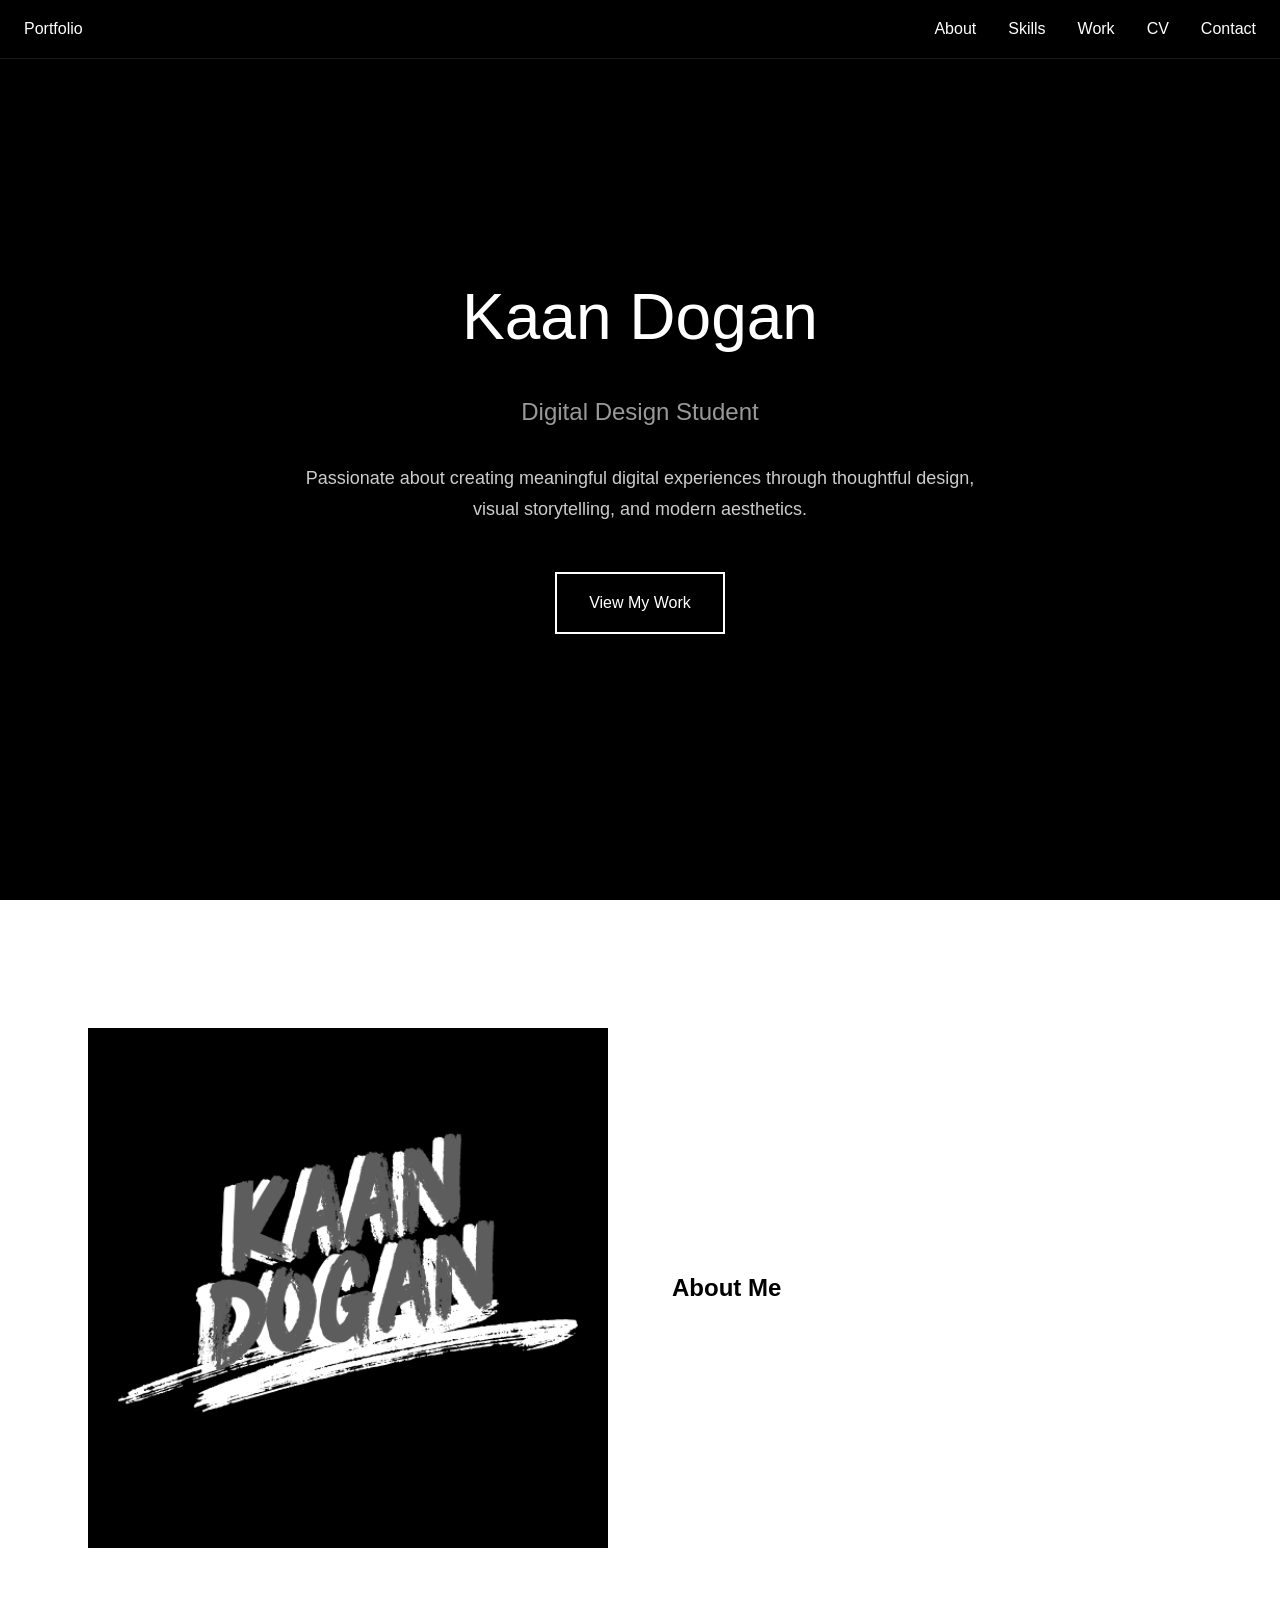
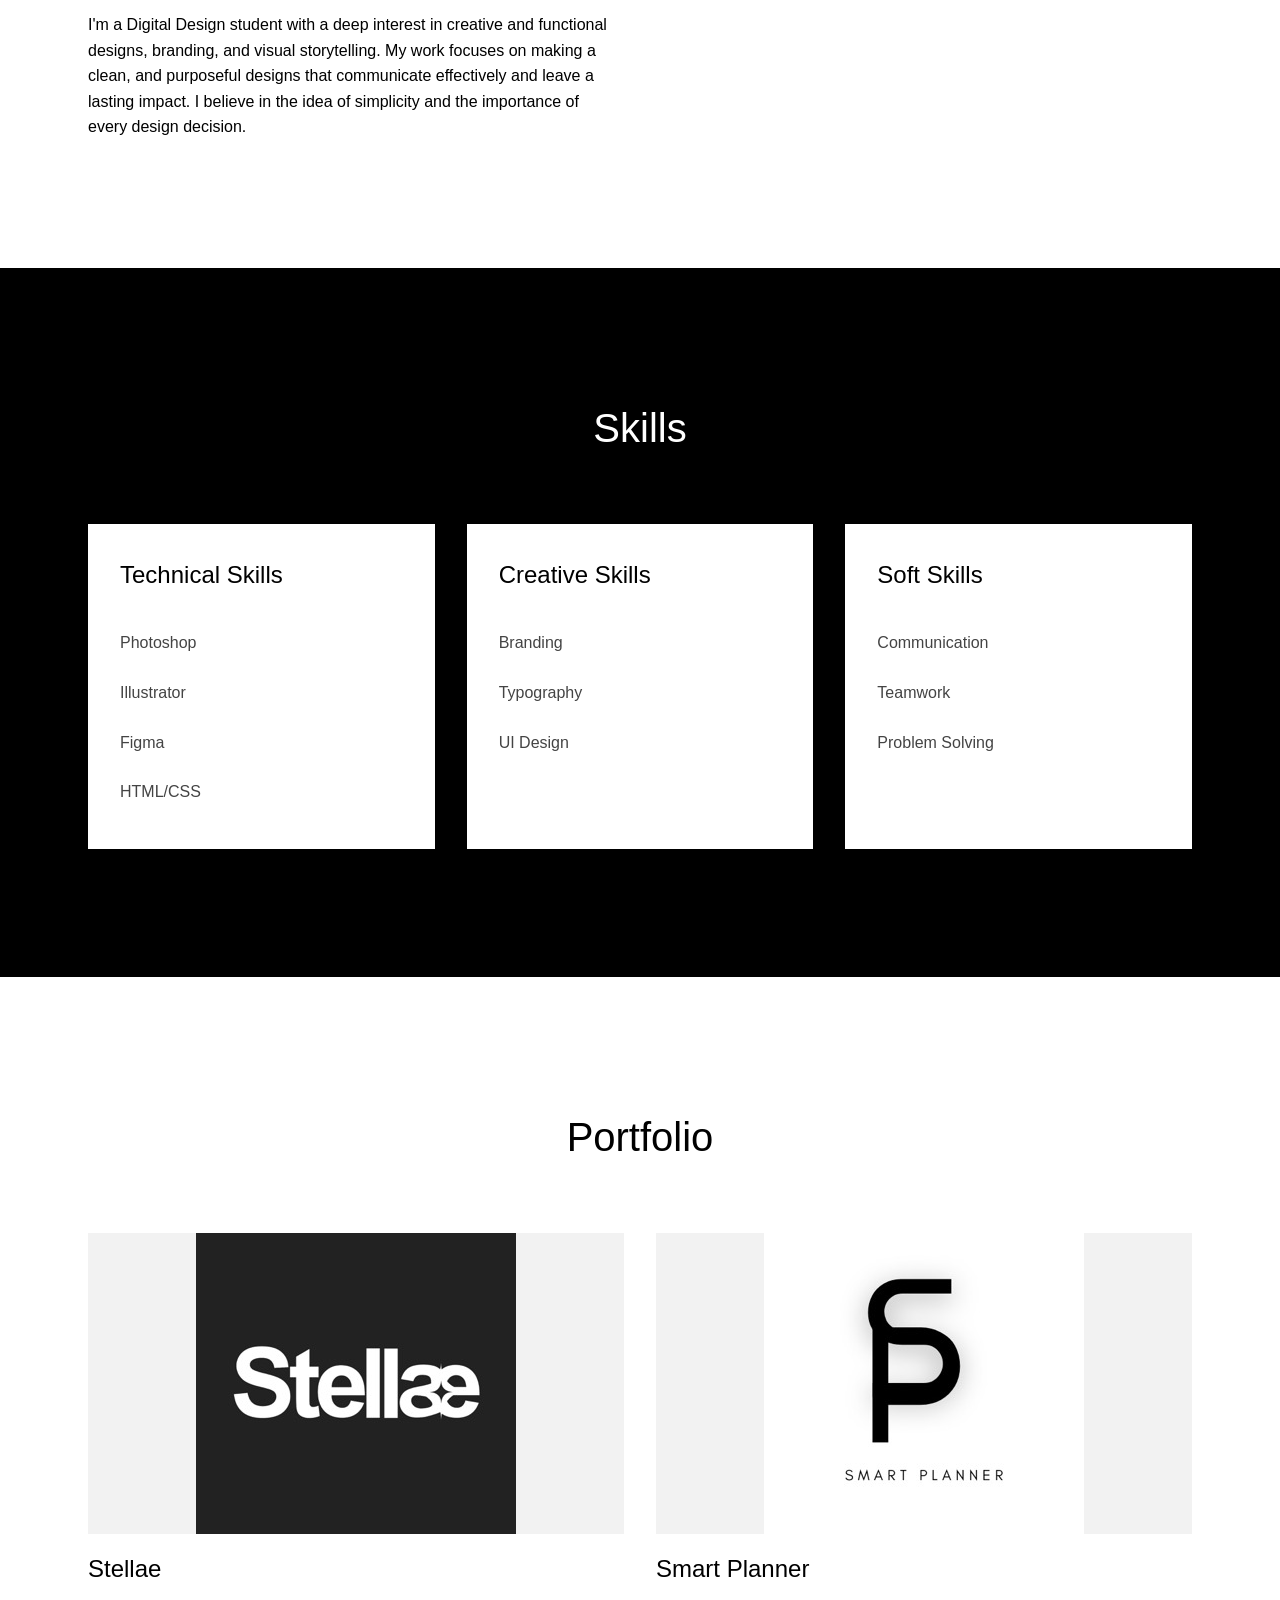
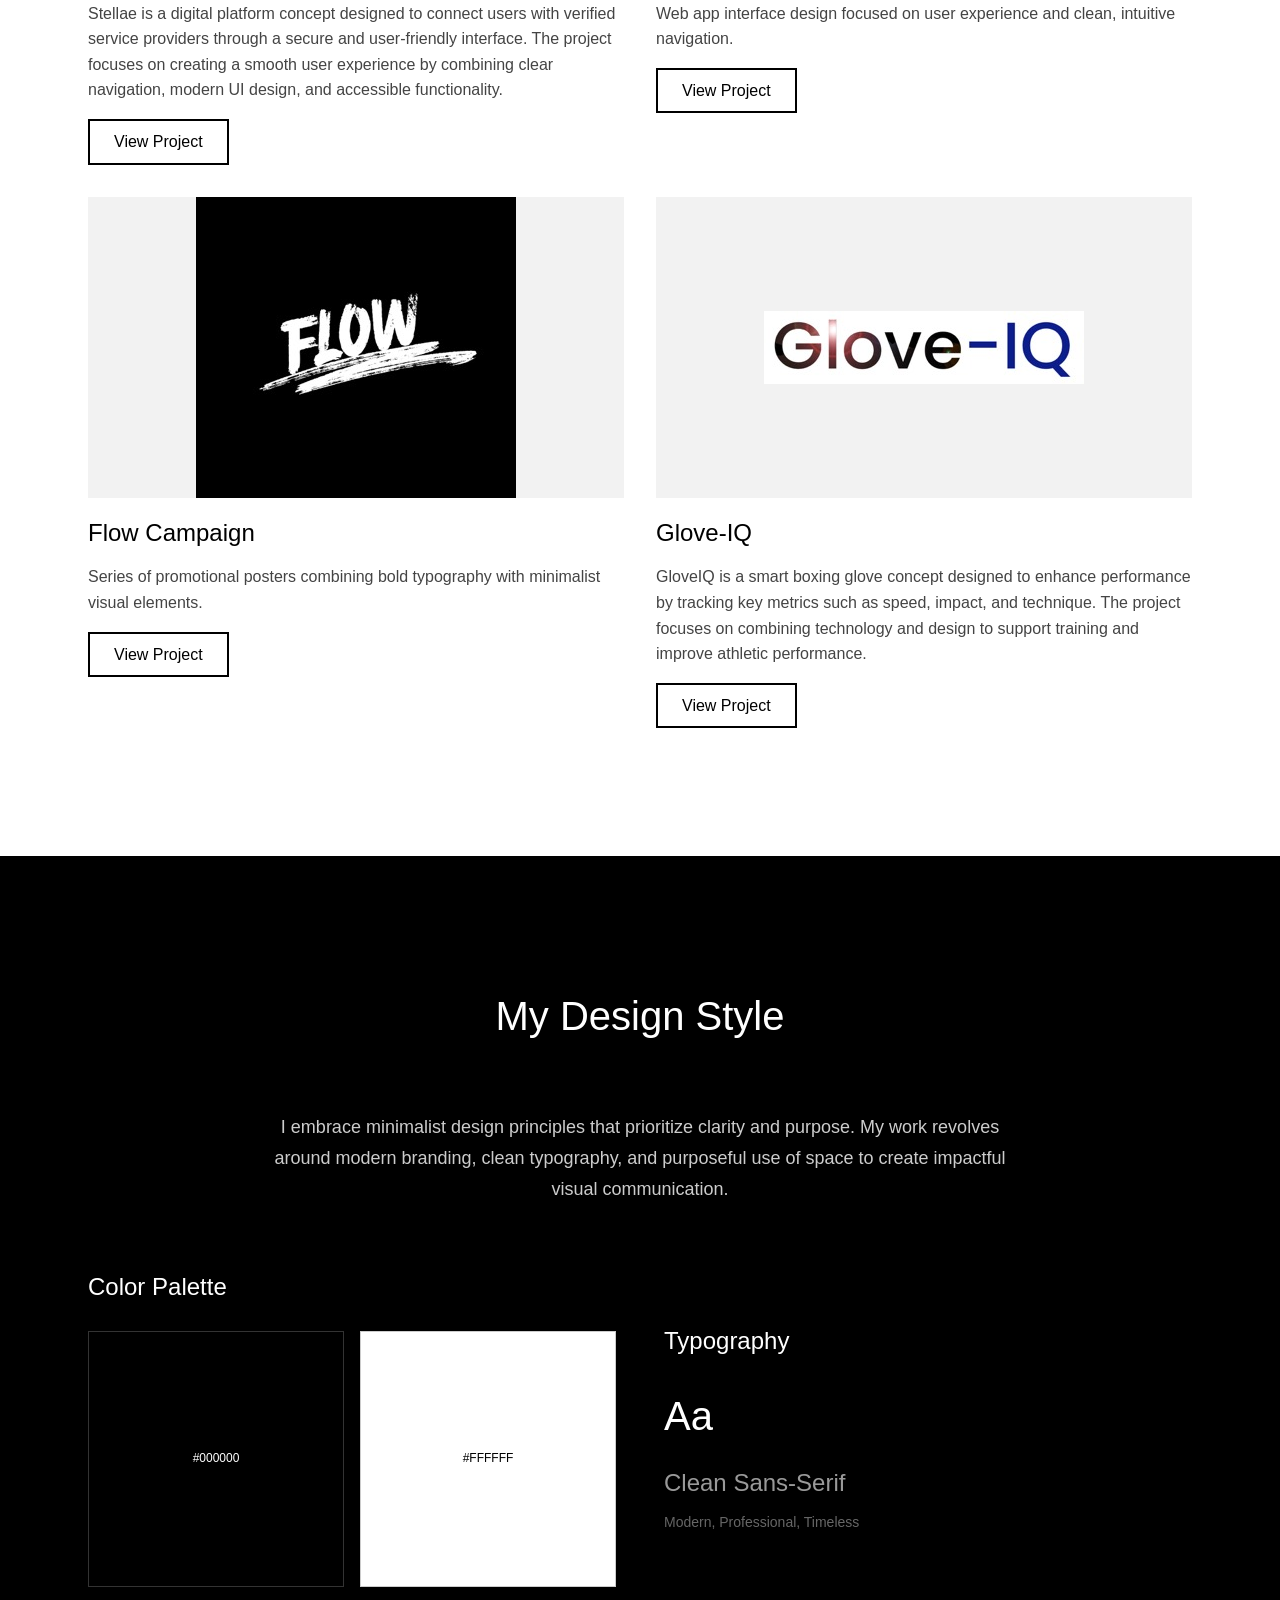
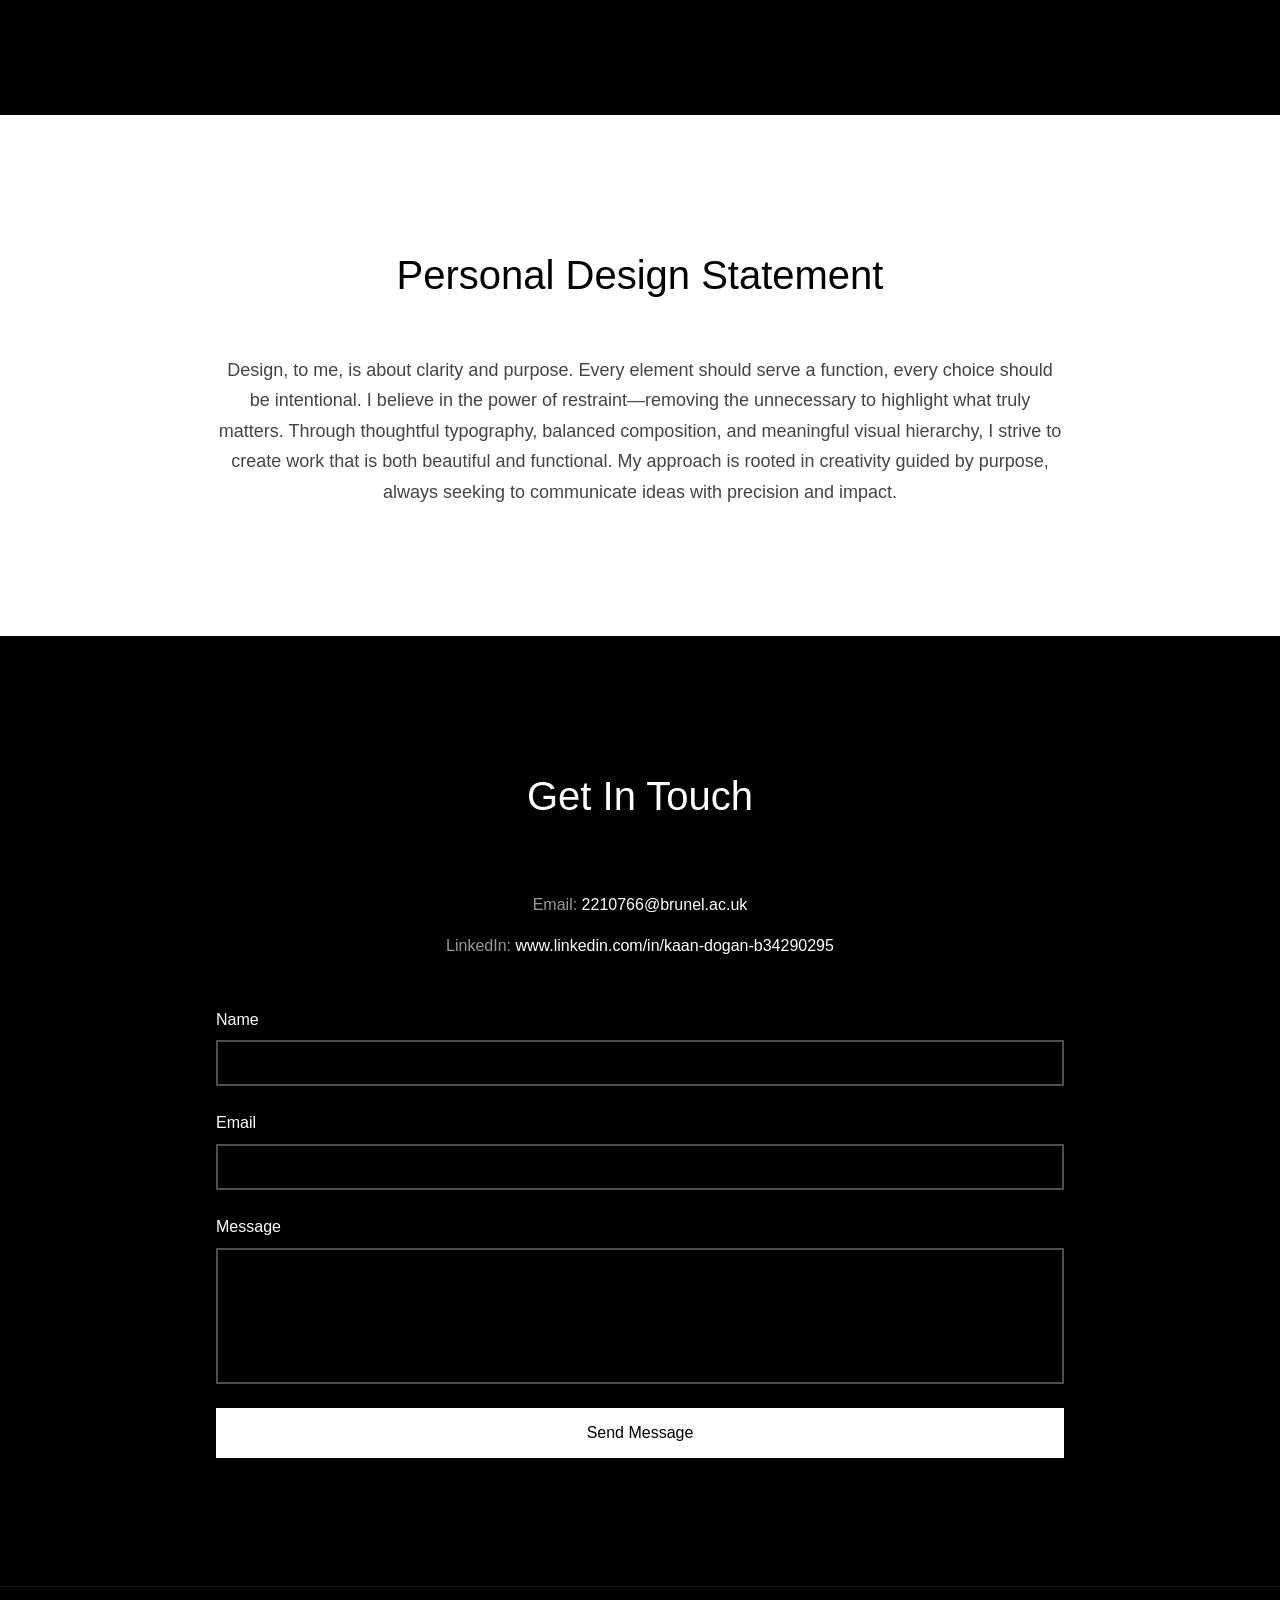
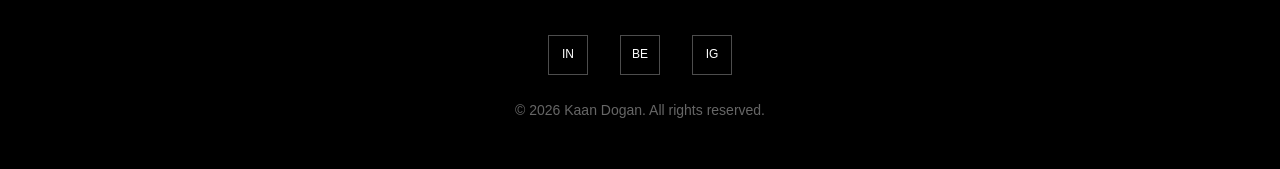
<file: index.html>
<!DOCTYPE html>
<html lang="en">
<head>
    <meta charset="UTF-8">
    <meta name="viewport" content="width=device-width, initial-scale=1.0">
    <title>Your Name - Portfolio</title>
    <link rel="stylesheet" href="styles.css">
</head>
<body>
    <!-- Navigation -->
    <nav class="nav">
        <div class="nav-container">
            <a href="#hero" class="nav-logo">Portfolio</a>
            <div class="nav-links">
                <a href="#about">About</a>
                <a href="#skills">Skills</a>
                <a href="#portfolio">Work</a>
                <a href="cv.html"> CV</a>
                <a href="#contact">Contact</a>
            </div>
        </div>
    </nav>

    <!-- Hero Section -->
    <section id="hero" class="hero">
        <div class="hero-content">
            <h1 class="hero-title">Kaan Dogan</h1>
            <p class="hero-subtitle">Digital Design Student</p>
            <p class="hero-description">
                Passionate about creating meaningful digital experiences through thoughtful design,
                visual storytelling, and modern aesthetics.
            </p>
            <a href="#portfolio" class="btn-primary">View My Work</a>
        </div>
    </section>

    <!-- About Me Section -->
   <section id="about" class="about">
        <div class="container">
            <div class="about-grid">
              <div class="about-image">
    <img src="Kaan Dogan Logo copy.png" alt="Kaan Dogan Logo" style="width: 100%; height: 100%; object-fit: contain;">
</div>
                    <h2>About Me</h2>
                    <p>
                        I'm a Digital Design student with a deep interest in creative and functional designs, branding, and visual storytelling.
                        My work focuses on making a clean, and purposeful designs that communicate effectively and leave a lasting impact.
                        I believe in the idea of simplicity and the importance of every design decision.
                    </p>
                </div>
            </div>
        </div>
    </section>

    <!-- Skills Section -->
    <section id="skills" class="skills">
        <div class="container">
            <h2 class="section-title">Skills</h2>
            <div class="skills-grid">
                <div class="skill-card">
                    <h3>Technical Skills</h3>
                    <ul>
                        <li>Photoshop</li>
                        <li>Illustrator</li>
                        <li>Figma</li>
                        <li>HTML/CSS</li>
                    </ul>
                </div>
                <div class="skill-card">
                    <h3>Creative Skills</h3>
                    <ul>
                        <li>Branding</li>
                        <li>Typography</li>
                        <li>UI Design</li>
                    </ul>
                </div>
                <div class="skill-card">
                    <h3>Soft Skills</h3>
                    <ul>
                        <li>Communication</li>
                        <li>Teamwork</li>
                        <li>Problem Solving</li>
                    </ul>
                </div>
            </div>
        </div>
    </section>

    <!-- Portfolio Section -->
<section id="portfolio" class="portfolio">
    <div class="container">
        <h2 class="section-title">Portfolio</h2>
        <div class="portfolio-grid">
            <div class="project-card">
                <div class="project-image">
                    <img src="stellae logo Small.jpeg" alt="Stellae Project Preview">
                    </div>
                    <h3>Stellae </h3>
                    <p>Stellae is a digital platform concept designed to connect users with verified service providers through a secure and user-friendly interface. The project focuses on creating a smooth user experience by combining clear navigation, modern UI design, and accessible functionality.</p>
                    <a href="project-brand-identity.html" class="btn-secondary">View Project</a>
                </div>
             <div class="project-card">
                <div class="project-image">
                    <img src="smart planner white logo Small.jpeg" alt="Smart Planner Preview">
                    </div>
                    <h3>Smart Planner</h3>
                    <p>Web app interface design focused on user experience and clean, intuitive navigation.</p>
                    <a href="project-ui-app.html" class="btn-secondary">View Project</a>
                </div>
               <div class="project-card">
                <div class="project-image">
                    <img src="6 Small.jpeg" alt="Flow Campaign Preview">
                    </div>
                    <h3>Flow Campaign</h3>
                    <p>Series of promotional posters combining bold typography with minimalist visual elements.</p>
                    <a href="project-poster.html" class="btn-secondary">View Project</a>
                </div>
               <div class="project-card">
                <div class="project-image">
                    <img src="Glove-IQ logo Small.jpeg" alt="Project In Progress">
                    </div>
                    <h3>Glove-IQ</h3>
                    <p>GloveIQ is a smart boxing glove concept designed to enhance performance by tracking key metrics such as speed, impact, and technique. The project focuses on combining technology and design to support training and improve athletic performance.</p>
                    <a href="project-motion.html" class="btn-secondary">View Project</a>
                </div>
            </div>
        </div>
    </section>

    <!-- Personal Brand Section -->
    <section class="brand">
        <div class="container">
            <h2 class="section-title">My Design Style</h2>
            <p class="brand-description">
                I embrace minimalist design principles that prioritize clarity and purpose. My work revolves around
                modern branding, clean typography, and purposeful use of space to create impactful visual communication.
            </p>
            <div class="brand-grid">
                <div class="brand-palette">
                    <h3>Color Palette</h3>
                    <div class="palette-grid">
                        <div class="color-box color-black">
                            <span>#000000</span>
                        </div>
                        <div class="color-box color-white">
                            <span>#FFFFFF</span>
                        </div>
                    </div>
                </div>
                <div class="brand-typography">
                    <h3>Typography</h3>
                    <div class="typography-display">Aa</div>
                    <div class="typography-name">Clean Sans-Serif</div>
                    <div class="typography-desc">Modern, Professional, Timeless</div>
                </div>
            </div>
        </div>
    </section>

    <!-- Personal Statement Section -->
    <section class="statement">
        <div class="container-small">
            <h2 class="section-title">Personal Design Statement</h2>
            <p>
                Design, to me, is about clarity and purpose. Every element should serve a function, every choice should
                be intentional. I believe in the power of restraint—removing the unnecessary to highlight what truly matters.
                Through thoughtful typography, balanced composition, and meaningful visual hierarchy, I strive to create
                work that is both beautiful and functional. My approach is rooted in creativity guided by purpose,
                always seeking to communicate ideas with precision and impact.
            </p>
        </div>
    </section>

    <!-- Contact Section -->
    <section id="contact" class="contact">
        <div class="container-small">
            <h2 class="section-title">Get In Touch</h2>
            <div class="contact-info">
                <p>Email: <span>2210766@brunel.ac.uk</span></p>
                <p>LinkedIn: <span>www.linkedin.com/in/kaan-dogan-b34290295</span></p>
            </div>
            <form class="contact-form" id="contactForm">
                <div class="form-group">
                    <label for="name">Name</label>
                    <input type="text" id="name" required>
                </div>
                <div class="form-group">
                    <label for="email">Email</label>
                    <input type="email" id="email" required>
                </div>
                <div class="form-group">
                    <label for="message">Message</label>
                    <textarea id="message" rows="6" required></textarea>
                </div>
                <button type="submit" class="btn-submit">Send Message</button>
            </form>
        </div>
    </section>

    <!-- Footer -->
    <footer class="footer">
        <div class="container">
            <div class="social-links">
                <a href="#" class="social-icon">IN</a>
                <a href="#" class="social-icon">BE</a>
                <a href="#" class="social-icon">IG</a>
            </div>
            <p class="copyright">&copy; 2026 Kaan Dogan. All rights reserved.</p>
        </div>
    </footer>

    <script src="script.js"></script>
</body>
</html>
</file>
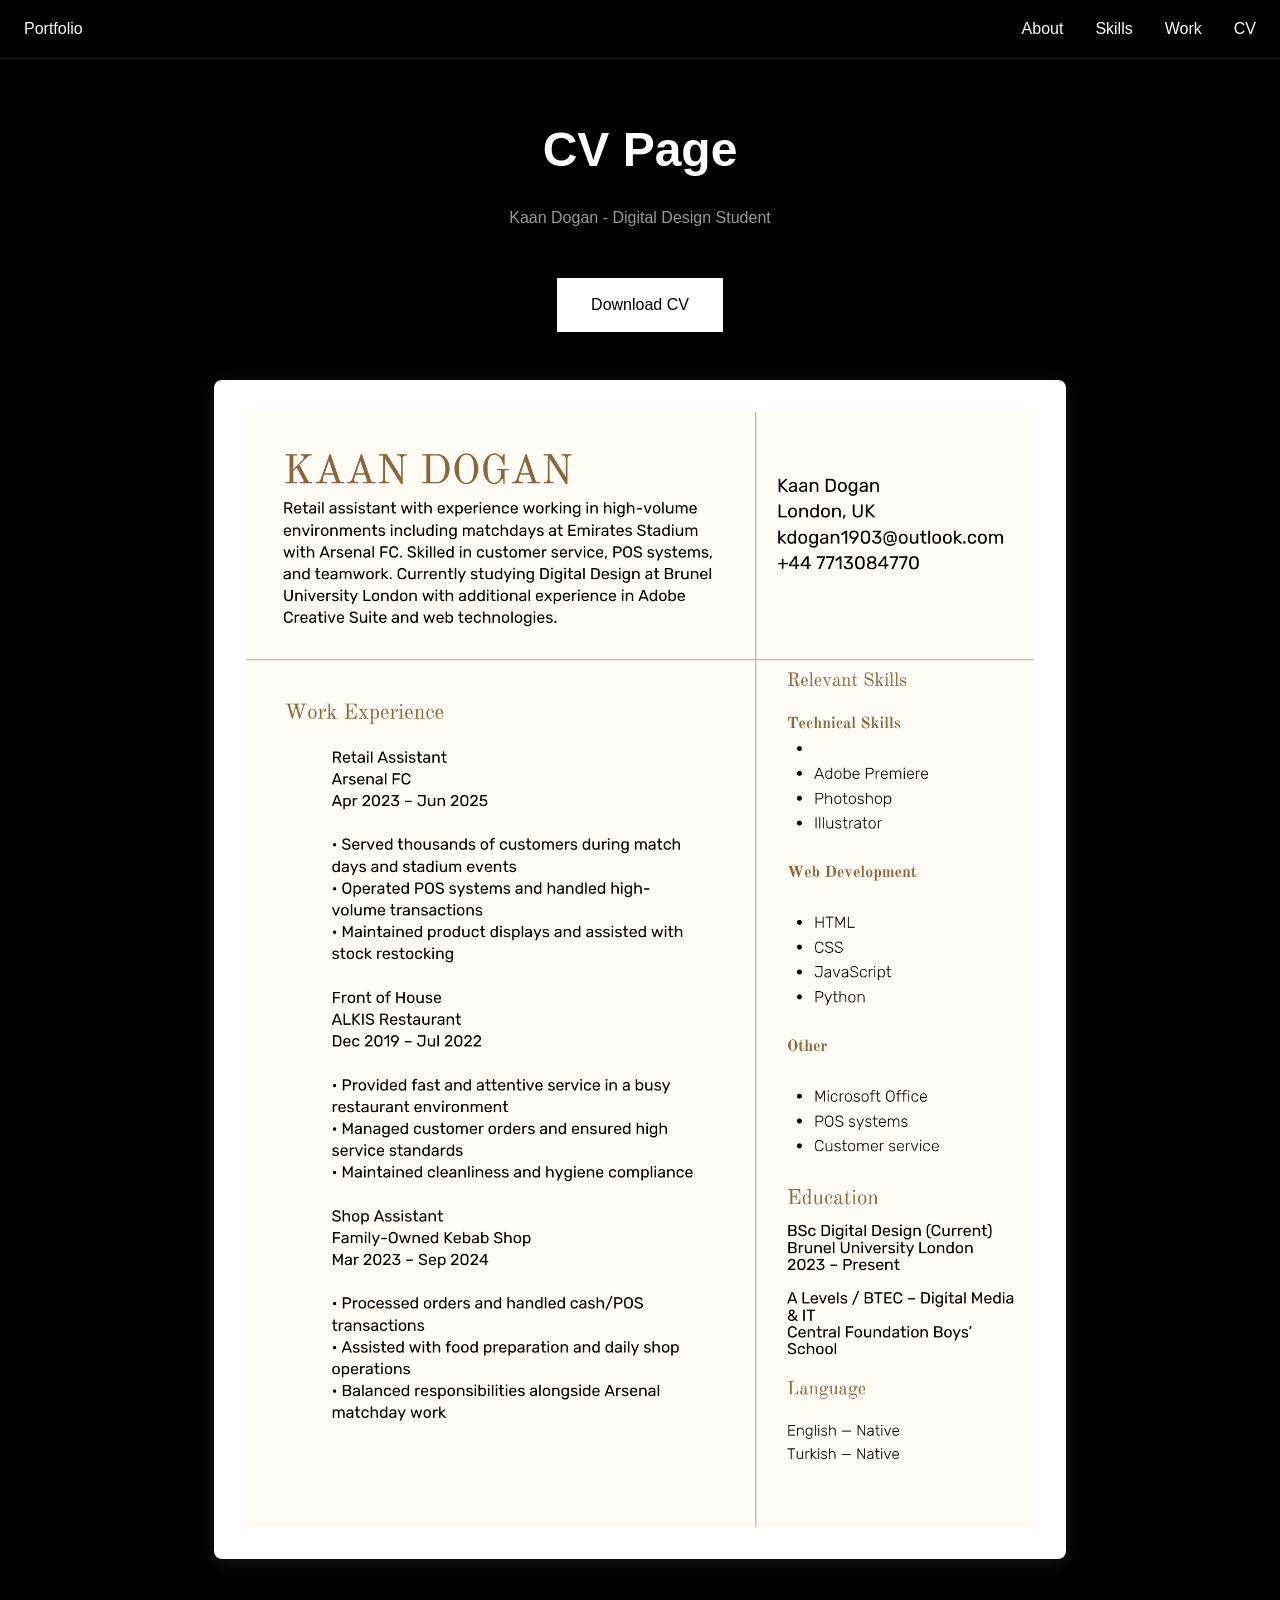
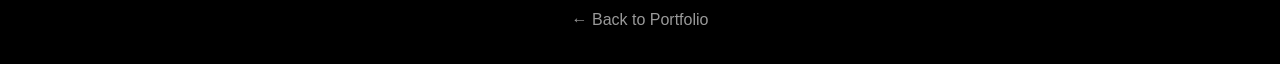
<file: cv.html>
<!DOCTYPE html>
<html lang="en">
<head>
    <meta charset="UTF-8">
    <meta name="viewport" content="width=device-width, initial-scale=1.0">
    <title>CV - Kaan Dogan</title>
    <link rel="stylesheet" href="styles.css">
    <style>
        .cv-page {
            min-height: 100vh;
            background-color: #000;
            padding-top: 80px;
        }
        
        .cv-container {
            max-width: 900px;
            margin: 0 auto;
            padding: 2rem 1.5rem;
        }
        
        .cv-header {
            text-align: center;
            margin-bottom: 3rem;
        }
        
        .cv-header h1 {
            color: #fff;
            font-size: 3rem;
            margin-bottom: 1rem;
        }
        
        .cv-actions {
            display: flex;
            gap: 1rem;
            justify-content: center;
            margin-bottom: 3rem;
        }
        
        .btn-download {
            padding: 0.75rem 2rem;
            background-color: #fff;
            color: #000;
            text-decoration: none;
            border: 2px solid #fff;
            transition: all 0.3s;
            display: inline-block;
        }
        
        .btn-download:hover {
            background-color: #000;
            color: #fff;
        }
        
        .cv-image-container {
            background-color: #fff;
            padding: 2rem;
            border-radius: 8px;
            box-shadow: 0 4px 20px rgba(255, 255, 255, 0.1);
        }
        
        .cv-image-container img {
            width: 100%;
            height: auto;
            display: block;
        }
        
        .back-to-portfolio {
            text-align: center;
            margin-top: 3rem;
        }
        
        .back-to-portfolio a {
            color: #999;
            text-decoration: none;
            transition: color 0.3s;
        }
        
        .back-to-portfolio a:hover {
            color: #fff;
        }
    </style>
</head>
<body>
    <!-- Navigation -->
    <nav class="nav">
        <div class="nav-container">
            <a href="index.html" class="nav-logo">Portfolio</a>
            <div class="nav-links">
                <a href="index.html#about">About</a>
                <a href="index.html#skills">Skills</a>
                <a href="index.html#portfolio">Work</a>
                <a href="cv.html">CV</a>
            </div>
        </div>
    </nav>

    <div class="cv-page">
        <div class="cv-container">
            <div class="cv-header">
                <h1>CV Page</h1>
                <p style="color: #999;">Kaan Dogan - Digital Design Student</p>
            </div>

            <div class="cv-actions">
                <a href="Kaan_Dogan_CV.png" download="Kaan_Dogan_CV.png" class="btn-download">
                    Download CV
                </a>
            </div>

            <div class="cv-image-container">
                <img src="Kaan_Dogan_CV.png" alt="Kaan Dogan CV">
            </div>

            <div class="back-to-portfolio">
                <a href="index.html">← Back to Portfolio</a>
            </div>
        </div>
    </div>

    <script src="script.js"></script>
</body>
</html>
</file>
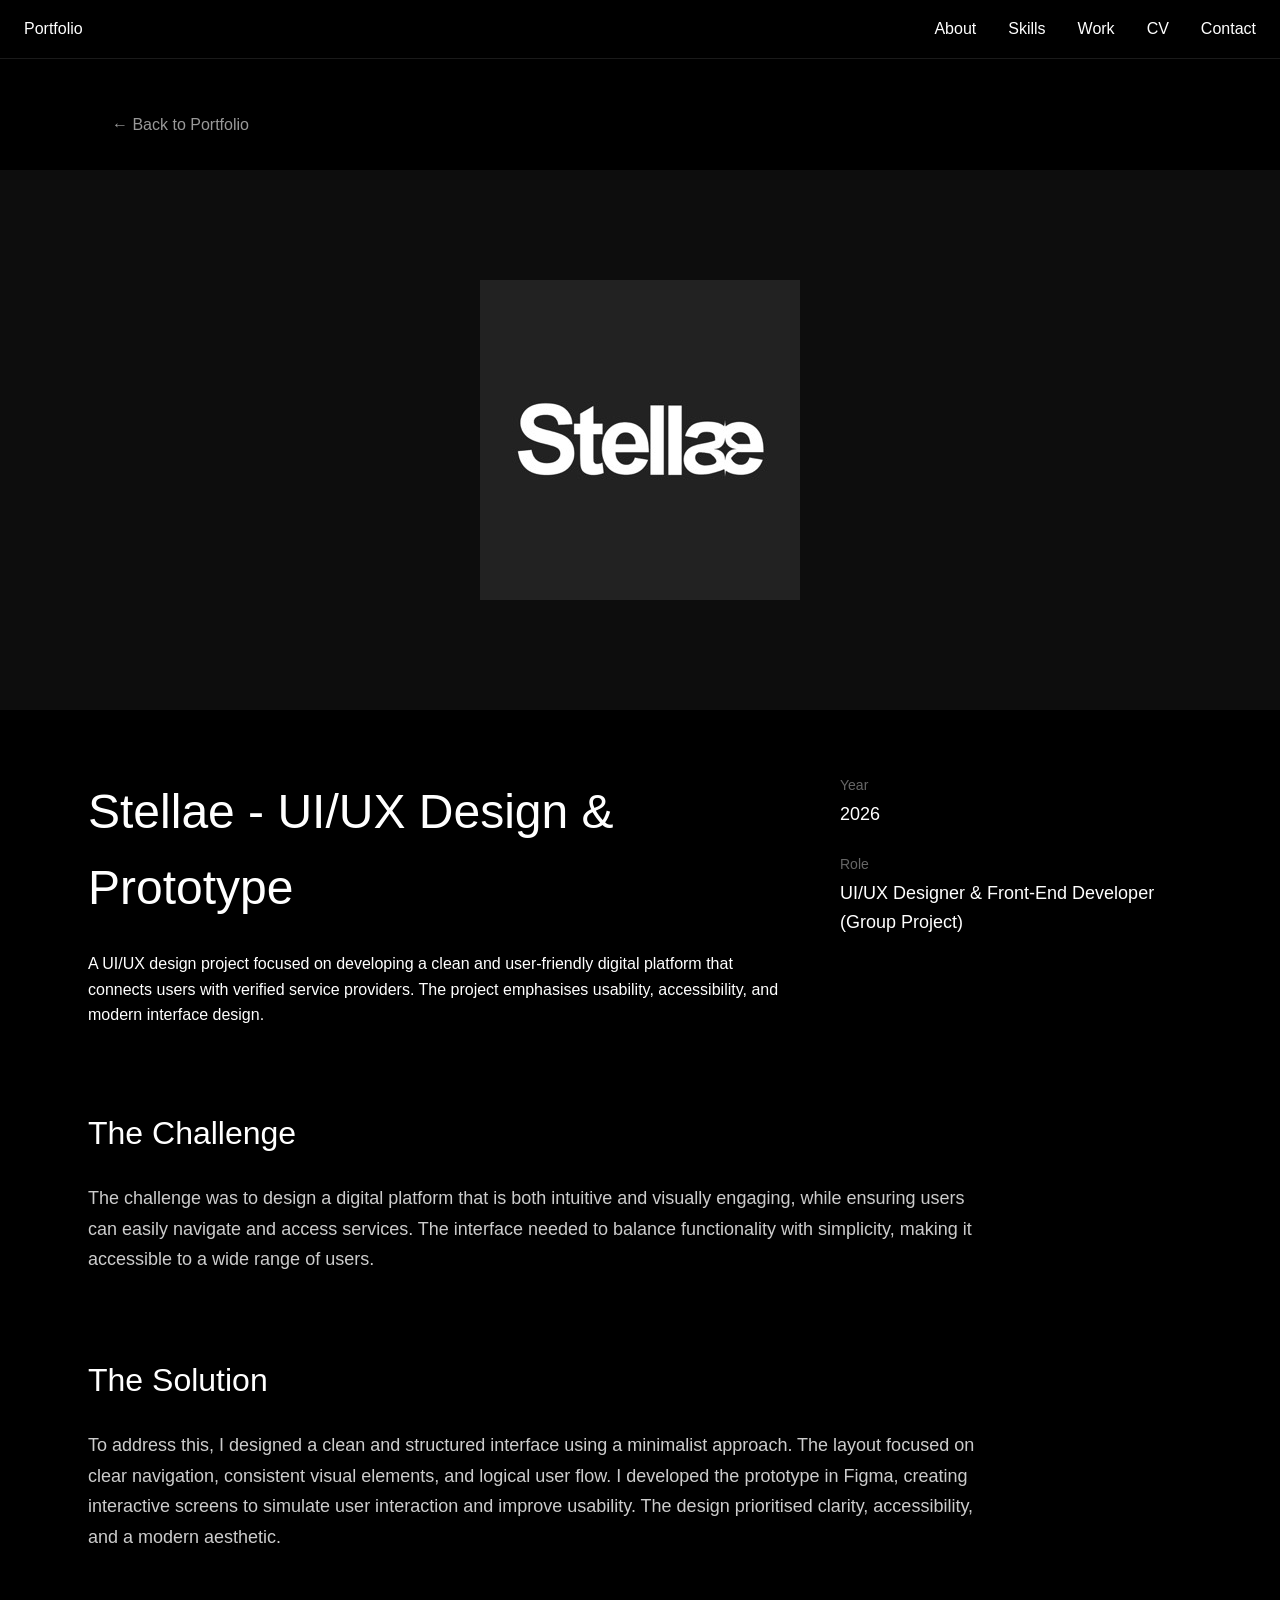
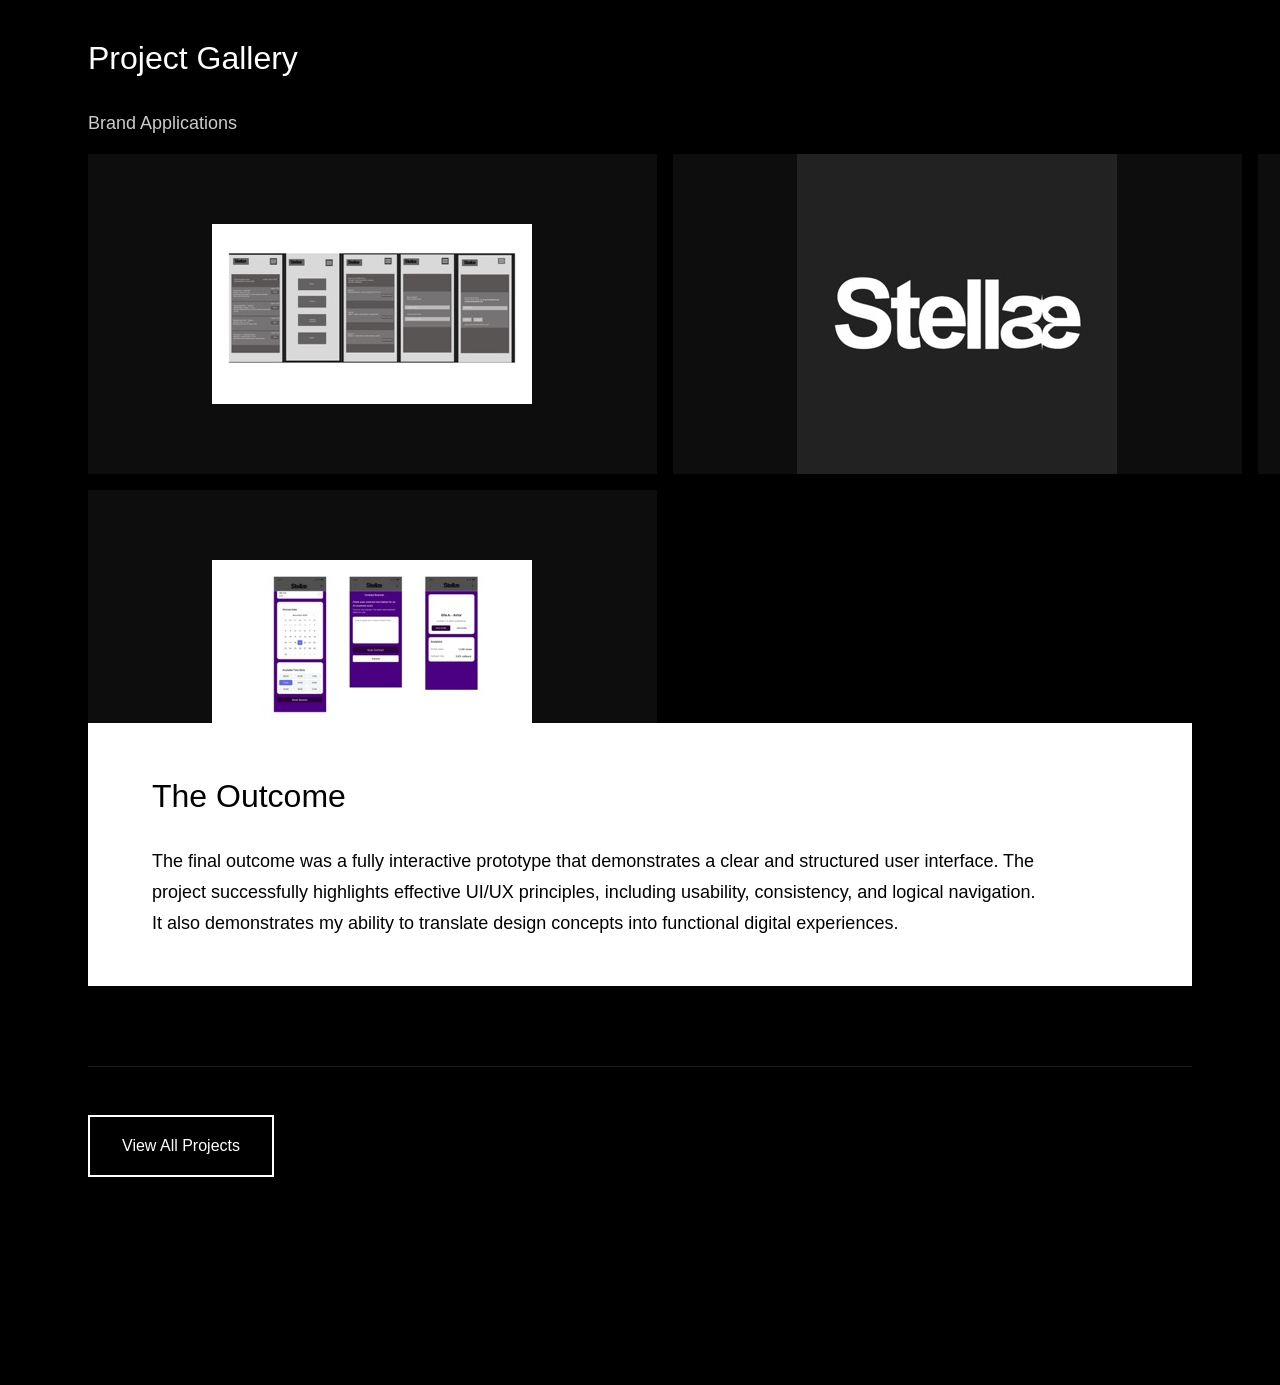
<file: project-brand-identity.html>
<!DOCTYPE html>
<html lang="en">
<head>
    <meta charset="UTF-8">
    <meta name="viewport" content="width=device-width, initial-scale=1.0">
    <title>Brand Identity Design - Portfolio</title>
    <link rel="stylesheet" href="styles.css">
</head>
<body>
    <!-- Navigation -->
    <nav class="nav">
    <div class="nav-container">
        <a href="index.html" class="nav-logo">Portfolio</a>
        <div class="nav-links">
            <a href="index.html#about">About</a>
            <a href="index.html#skills">Skills</a>
            <a href="index.html#portfolio">Work</a>
            <a href="cv.html">CV</a>
            <a href="index.html#contact">Contact</a>
        </div>
    </div>
</nav>


    <div class="project-detail">
        <!-- Back Link -->
        <div class="container">
            <a href="index.html#portfolio" class="back-link">← Back to Portfolio</a>
        </div>

        <!-- Hero Image -->
<div class="project-hero">
    <img src="stellae logo Small.jpeg" alt="Project Hero Image">
</div>

        <!-- Project Content -->
        <div class="container project-content">
            <!-- Header -->
            <div class="project-header">
                <div>
                    <h1 class="project-title">Stellae - UI/UX Design & Prototype</h1>
                    <p class="project-overview">
A UI/UX design project focused on developing a clean and user-friendly digital platform that connects users with verified service providers. The project emphasises usability, accessibility, and modern interface design.                    </p>
                </div>
                <div class="project-meta">
                    <div class="meta-item">
                        <p>Year</p>
                        <p>2026</p>
                    </div>
                    <div class="meta-item">
                        <p>Role</p>
                        <p>UI/UX Designer & Front-End Developer (Group Project)</p>
                    </div>
                </div>
            </div>

            <!-- Challenge -->
            <div class="project-section">
                <h2>The Challenge</h2>
                <p>
The challenge was to design a digital platform that is both intuitive and visually engaging, while ensuring users can easily navigate and access services. The interface needed to balance functionality with simplicity, making it accessible to a wide range of users.                </p>
            </div>

            <!-- Solution -->
            <div class="project-section">
                <h2>The Solution</h2>
                <p>
To address this, I designed a clean and structured interface using a minimalist approach. The layout focused on clear navigation, consistent visual elements, and logical user flow.

I developed the prototype in Figma, creating interactive screens to simulate user interaction and improve usability. The design prioritised clarity, accessibility, and a modern aesthetic.                </p>
            </div>

            <!-- Gallery -->
<div class="project-section">
    <h2>Project Gallery</h2>

    <div class="gallery-group">
        <p class="gallery-label">Brand Applications</p>
        <div class="gallery-grid cols-3">
            <div class="gallery-item">
                <img src="wireframes Small.jpeg" alt="Brand Application 1">
            </div>
            <div class="gallery-item">
                <img src="stellae logo Small.jpeg" alt="Brand Application 2">
            </div>
            <div class="gallery-item">
                <img src="mock up.jpeg" alt="Brand Application 3">
            </div>
            <div class="gallery-item">
                <img src="mockup2.jpeg" alt="Brand Application 4">
            </div>
        </div>
    </div>



    
            <!-- Outcome -->
            <div class="outcome-box">
                <h2>The Outcome</h2>
                <p>
The final outcome was a fully interactive prototype that demonstrates a clear and structured user interface. The project successfully highlights effective UI/UX principles, including usability, consistency, and logical navigation.

It also demonstrates my ability to translate design concepts into functional digital experiences.                </p>
            </div>

            <!-- Navigation -->
            <div class="project-nav">
                <a href="index.html#portfolio" class="btn-primary">View All Projects</a>
            </div>
        </div>
    </div>

    <script src="script.js"></script>
</body>
</html>
</file>
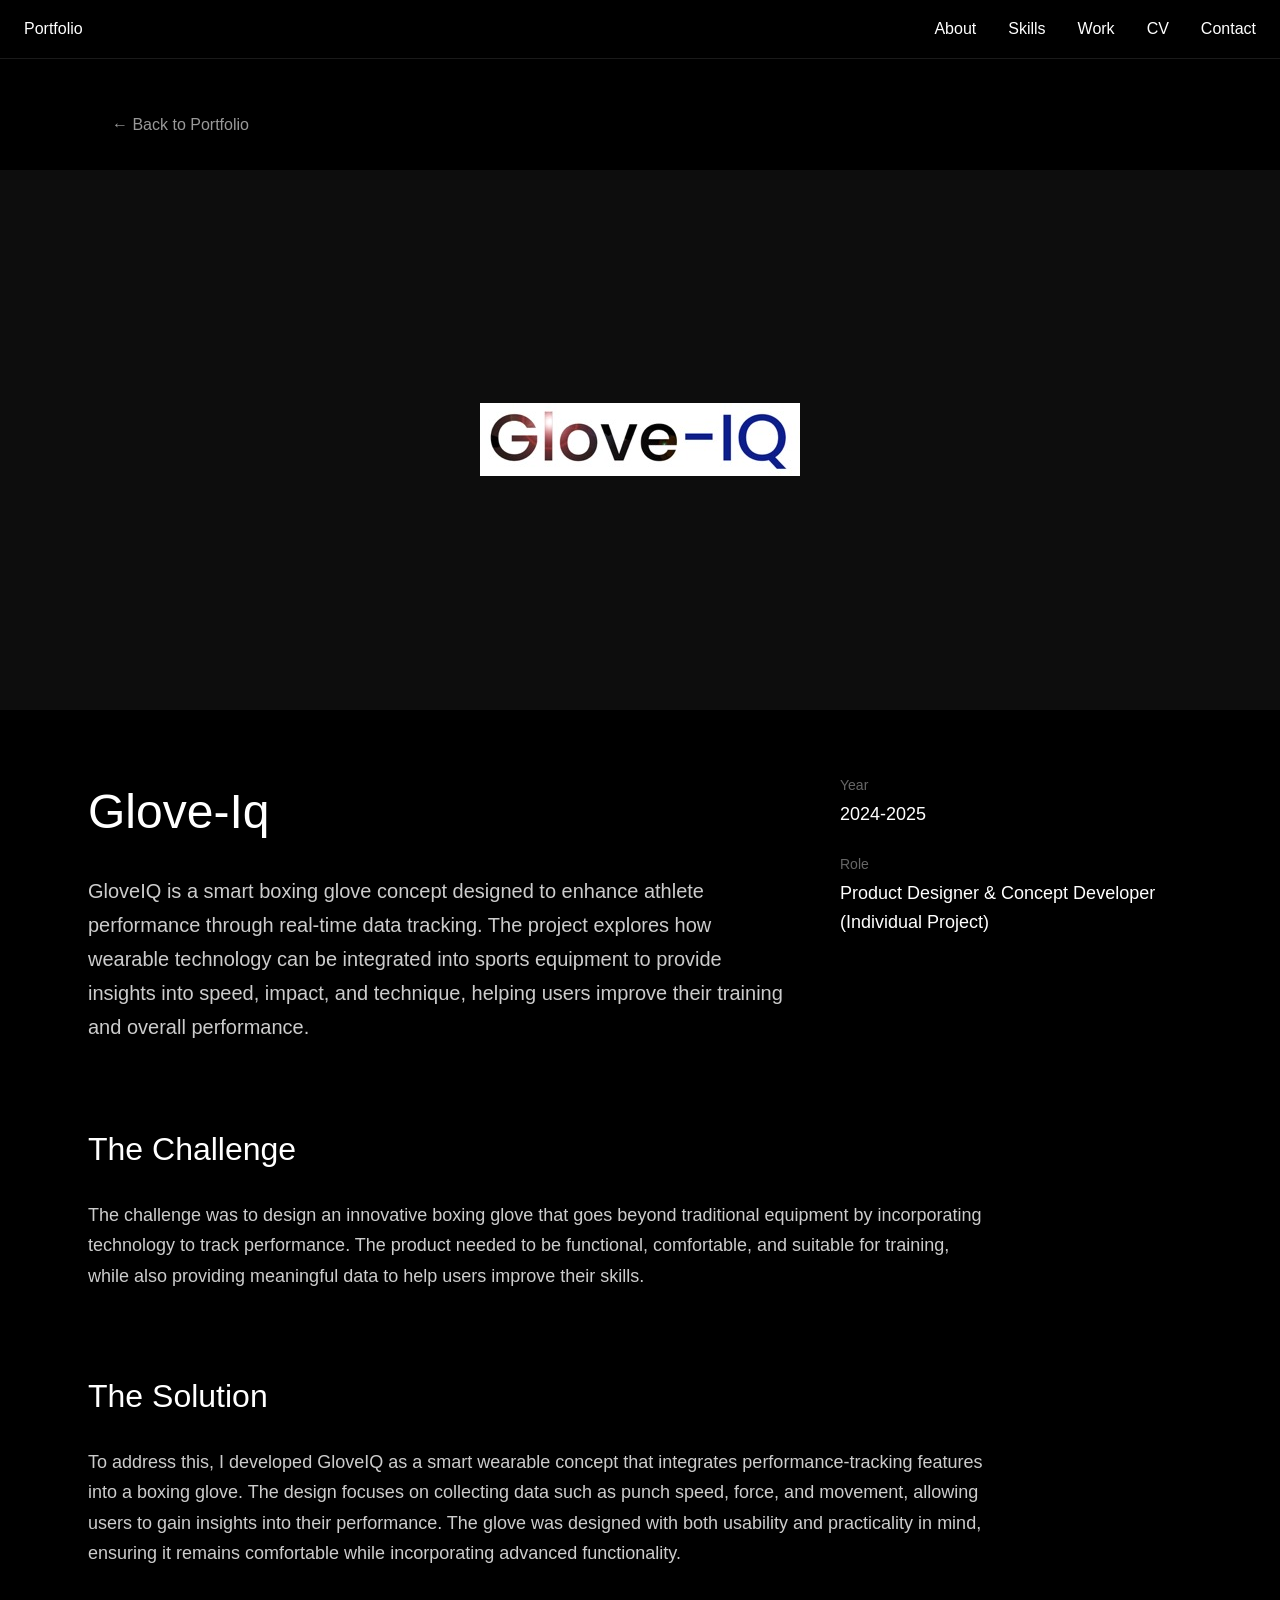
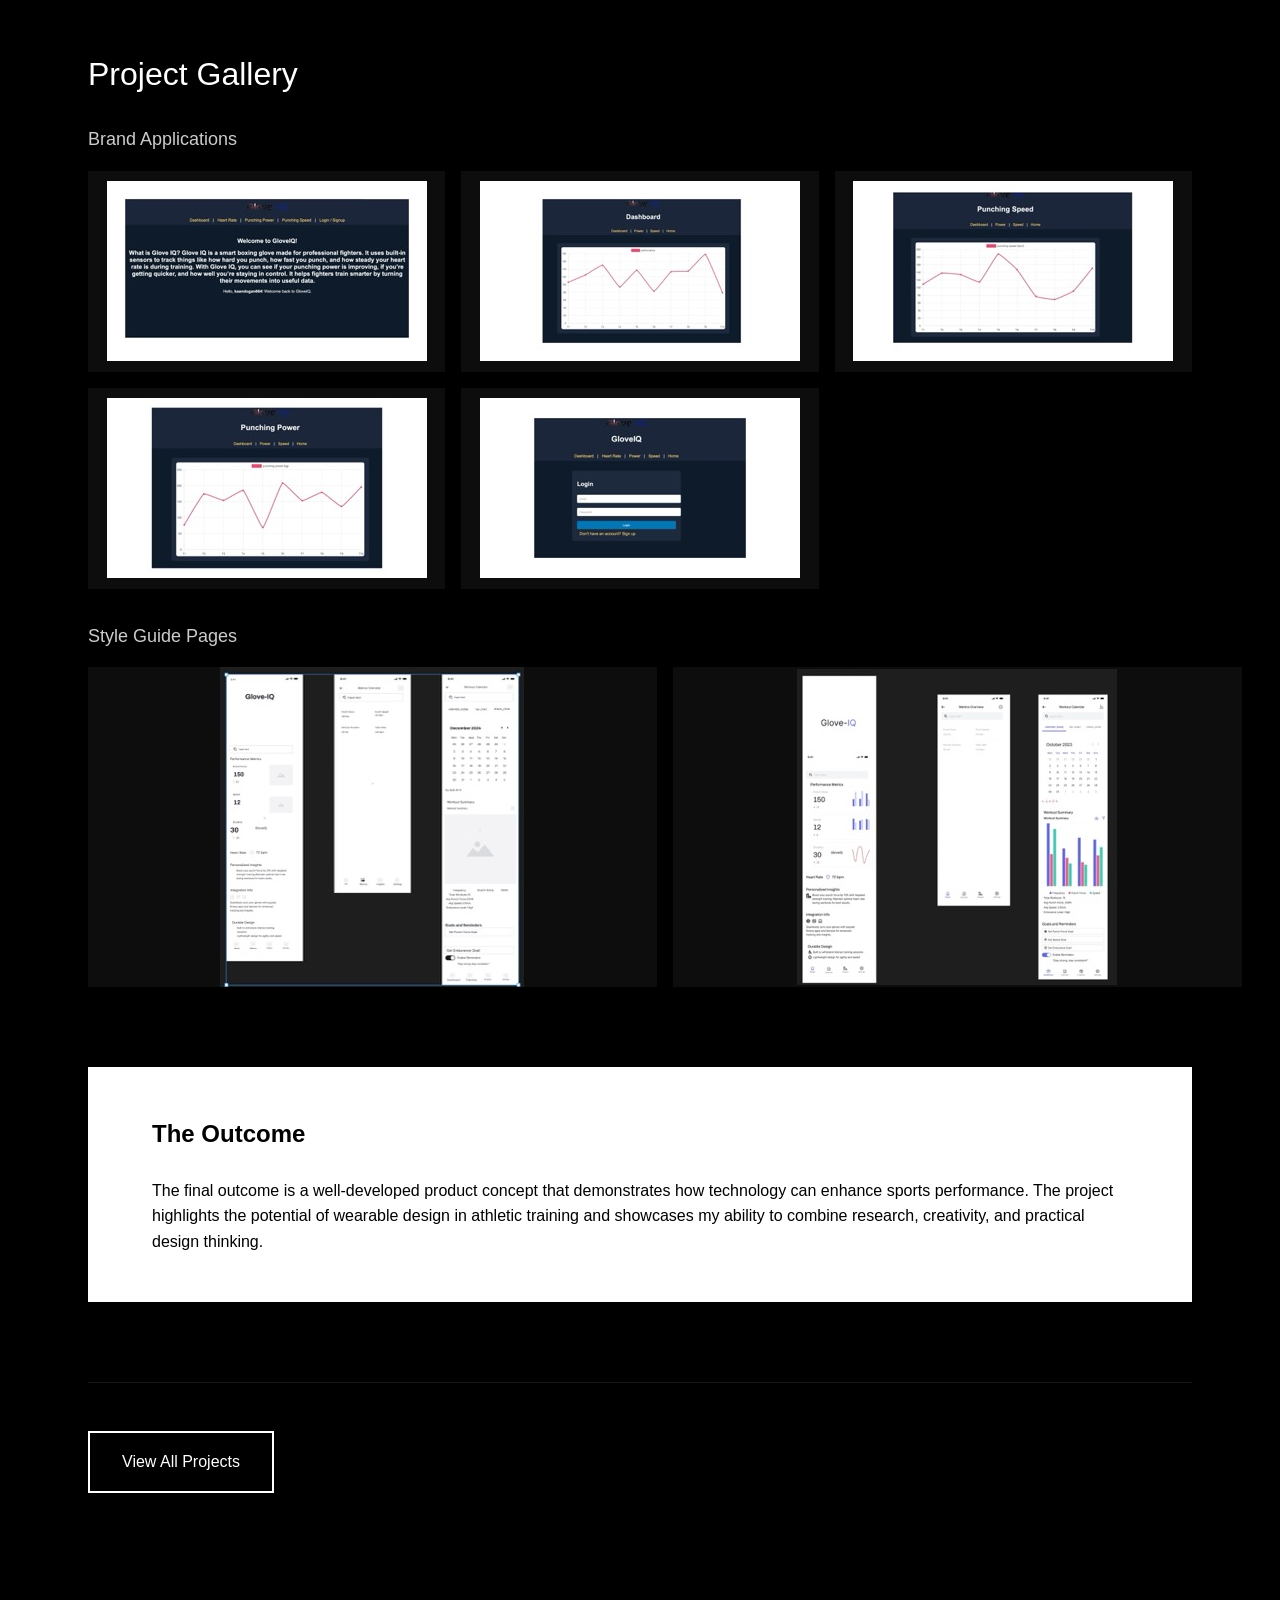
<file: project-motion.html>
<!DOCTYPE html>
<html lang="en">
<head>
    <meta charset="UTF-8">
    <meta name="viewport" content="width=device-width, initial-scale=1.0">
    <title>Motion Graphics Project - Portfolio</title>
    <link rel="stylesheet" href="styles.css">
</head>
<body>
    <!-- Navigation -->
  <nav class="nav">
    <div class="nav-container">
        <a href="index.html" class="nav-logo">Portfolio</a>
        <div class="nav-links">
            <a href="index.html#about">About</a>
            <a href="index.html#skills">Skills</a>
            <a href="index.html#portfolio">Work</a>
            <a href="cv.html">CV</a>
            <a href="index.html#contact">Contact</a>
        </div>
    </div>
</nav>


    <div class="project-detail">
        <!-- Back Link -->
        <div class="container">
            <a href="index.html#portfolio" class="back-link">← Back to Portfolio</a>
        </div>

       <!-- Hero Image -->
<div class="project-hero">
    <img src="Glove-IQ logo Small.jpeg" alt="Project Hero Image">
</div>

        <!-- Project Content -->
        <div class="container project-content">
            <!-- Header -->
            <div class="project-header">
                <div>
                    <h1 class="project-title">Glove-Iq</h1>
                    <p class="project-description">
GloveIQ is a smart boxing glove concept designed to enhance athlete performance through real-time data tracking. The project explores how wearable technology can be integrated into sports equipment to provide insights into speed, impact, and technique, helping users improve their training and overall performance.                    </p>
                </div>
                <div class="project-meta">
                    <div class="meta-item">
                        <p>Year</p>
                        <p>2024-2025</p>
                    </div>
                    <div class="meta-item">
                        <p>Role</p>
                        <p>Product Designer & Concept Developer (Individual Project)</p>
                    </div>
                </div>
            </div>

            <!-- Challenge -->
            <div class="project-section">
                <h2>The Challenge</h2>
                <p>
The challenge was to design an innovative boxing glove that goes beyond traditional equipment by incorporating technology to track performance. The product needed to be functional, comfortable, and suitable for training, while also providing meaningful data to help users improve their skills.                </p>
            </div>

            <!-- Solution -->
            <div class="project-section">
                <h2>The Solution</h2>
                <p>
To address this, I developed GloveIQ as a smart wearable concept that integrates performance-tracking features into a boxing glove.

The design focuses on collecting data such as punch speed, force, and movement, allowing users to gain insights into their performance. The glove was designed with both usability and practicality in mind, ensuring it remains comfortable while incorporating advanced functionality.                </p>
            </div>

           <!-- Gallery -->
<div class="project-section">
    <h2>Project Gallery</h2>

    <div class="gallery-group">
        <p class="gallery-label">Brand Applications</p>
        <div class="gallery-grid cols-3">
            <div class="gallery-item">
                <img src="glove iq Small.jpeg" alt="Brand Application 1">
            </div>
            <div class="gallery-item">
                <img src="glove iq (1) Small.jpeg" alt="Brand Application 2">
            </div>
            <div class="gallery-item">
                <img src="glove iq (2) Small.jpeg" alt="Brand Application 3">
            </div>
            <div class="gallery-item">
                <img src="glove iq (3) Small.jpeg" alt="Brand Application 4">
            </div>
            <div class="gallery-item">
                <img src="glove iq (4) Small.jpeg" alt="Brand Application 4">
            </div>
        </div>
    </div>

    <div class="gallery-group">
        <p class="gallery-label">Style Guide Pages</p>
        <div class="gallery-grid cols-2">
            <div class="gallery-item">
                <img src="glove iq mock up Small.jpeg" alt="Style Guide Page 1">
            </div>
            <div class="gallery-item">
                <img src="glove iq mockup2 Small.jpeg" alt="Style Guide Page 2">
            </div>
        </div>
    </div>
</div>

            <!-- Outcome -->
            <div class="outcome-box">
                <h2>The Outcome</h2>
                <p>
The final outcome is a well-developed product concept that demonstrates how technology can enhance sports performance. The project highlights the potential of wearable design in athletic training and showcases my ability to combine research, creativity, and practical design thinking.                </p>
            </div>

            <!-- Navigation -->
            <div class="project-nav">
                <a href="index.html#portfolio" class="btn-primary">View All Projects</a>
            </div>
        </div>
    </div>

    <script src="script.js"></script>
</body>
</html>
</file>
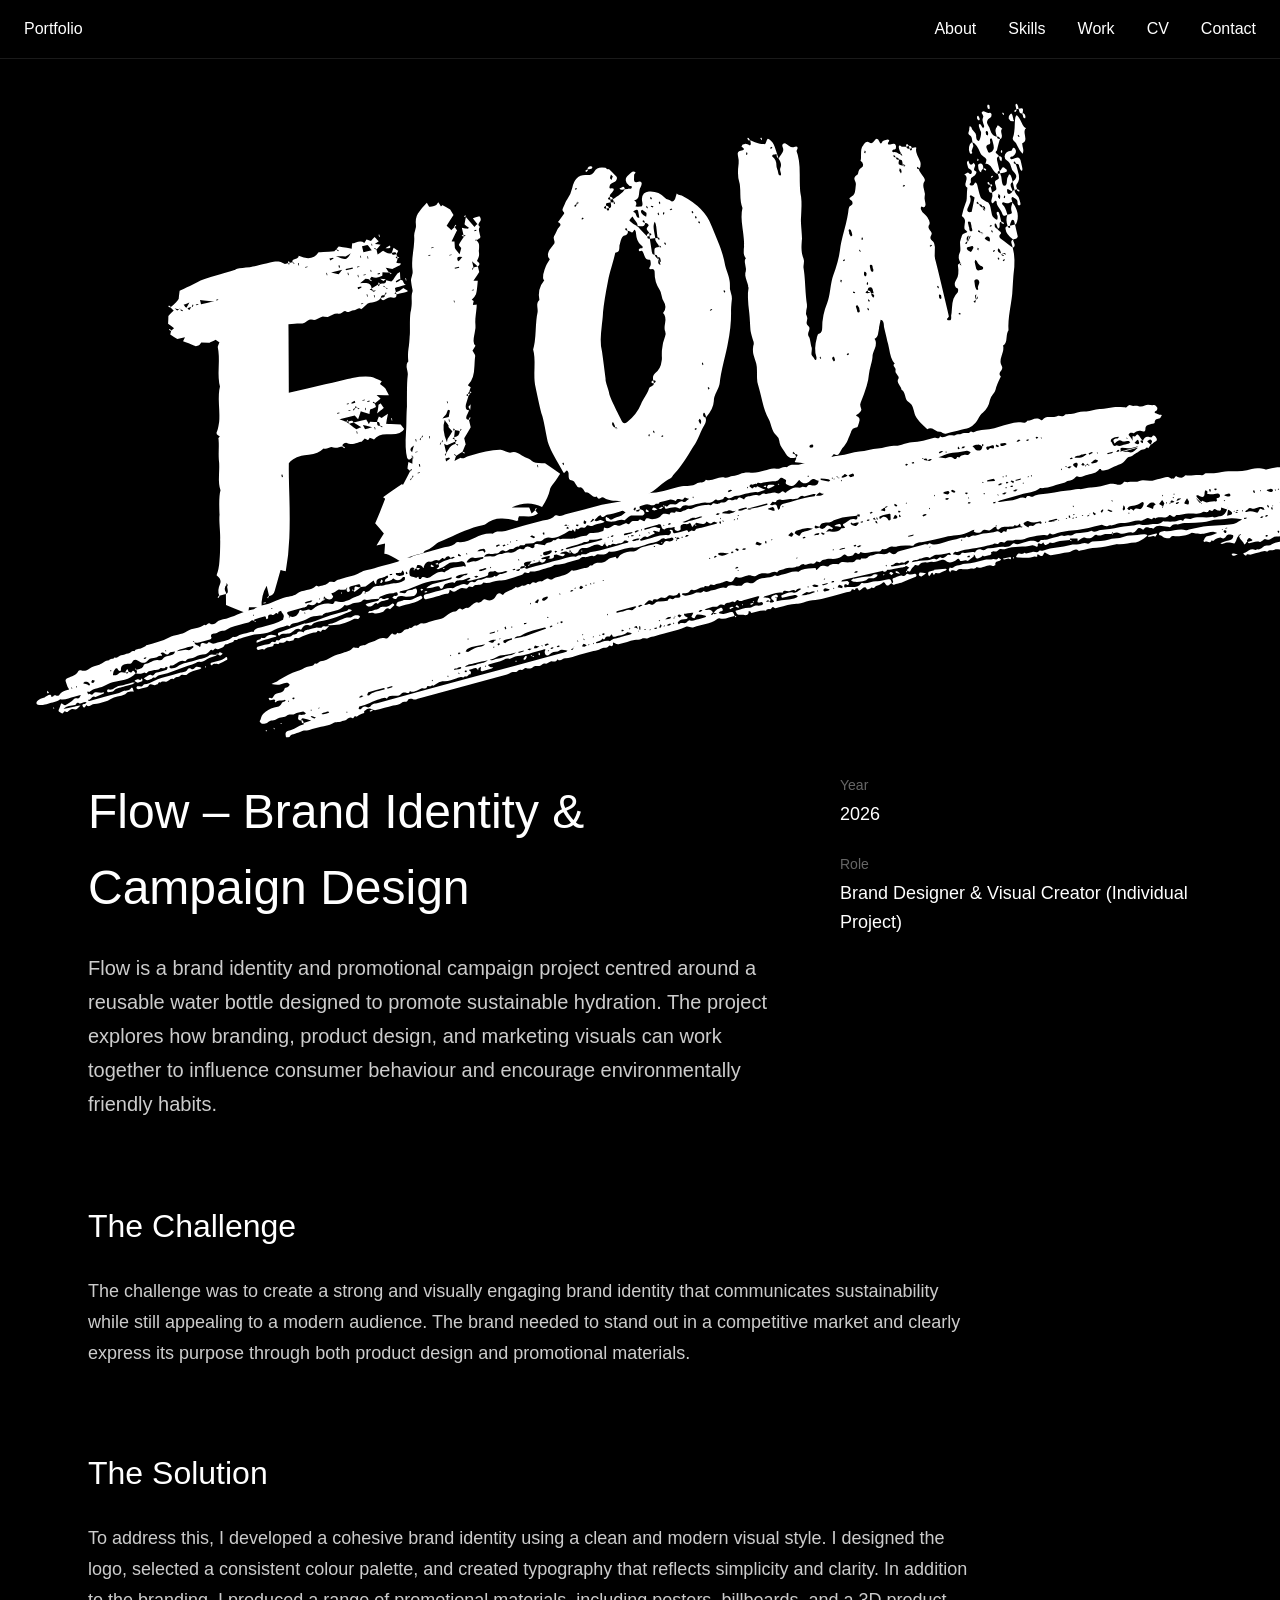
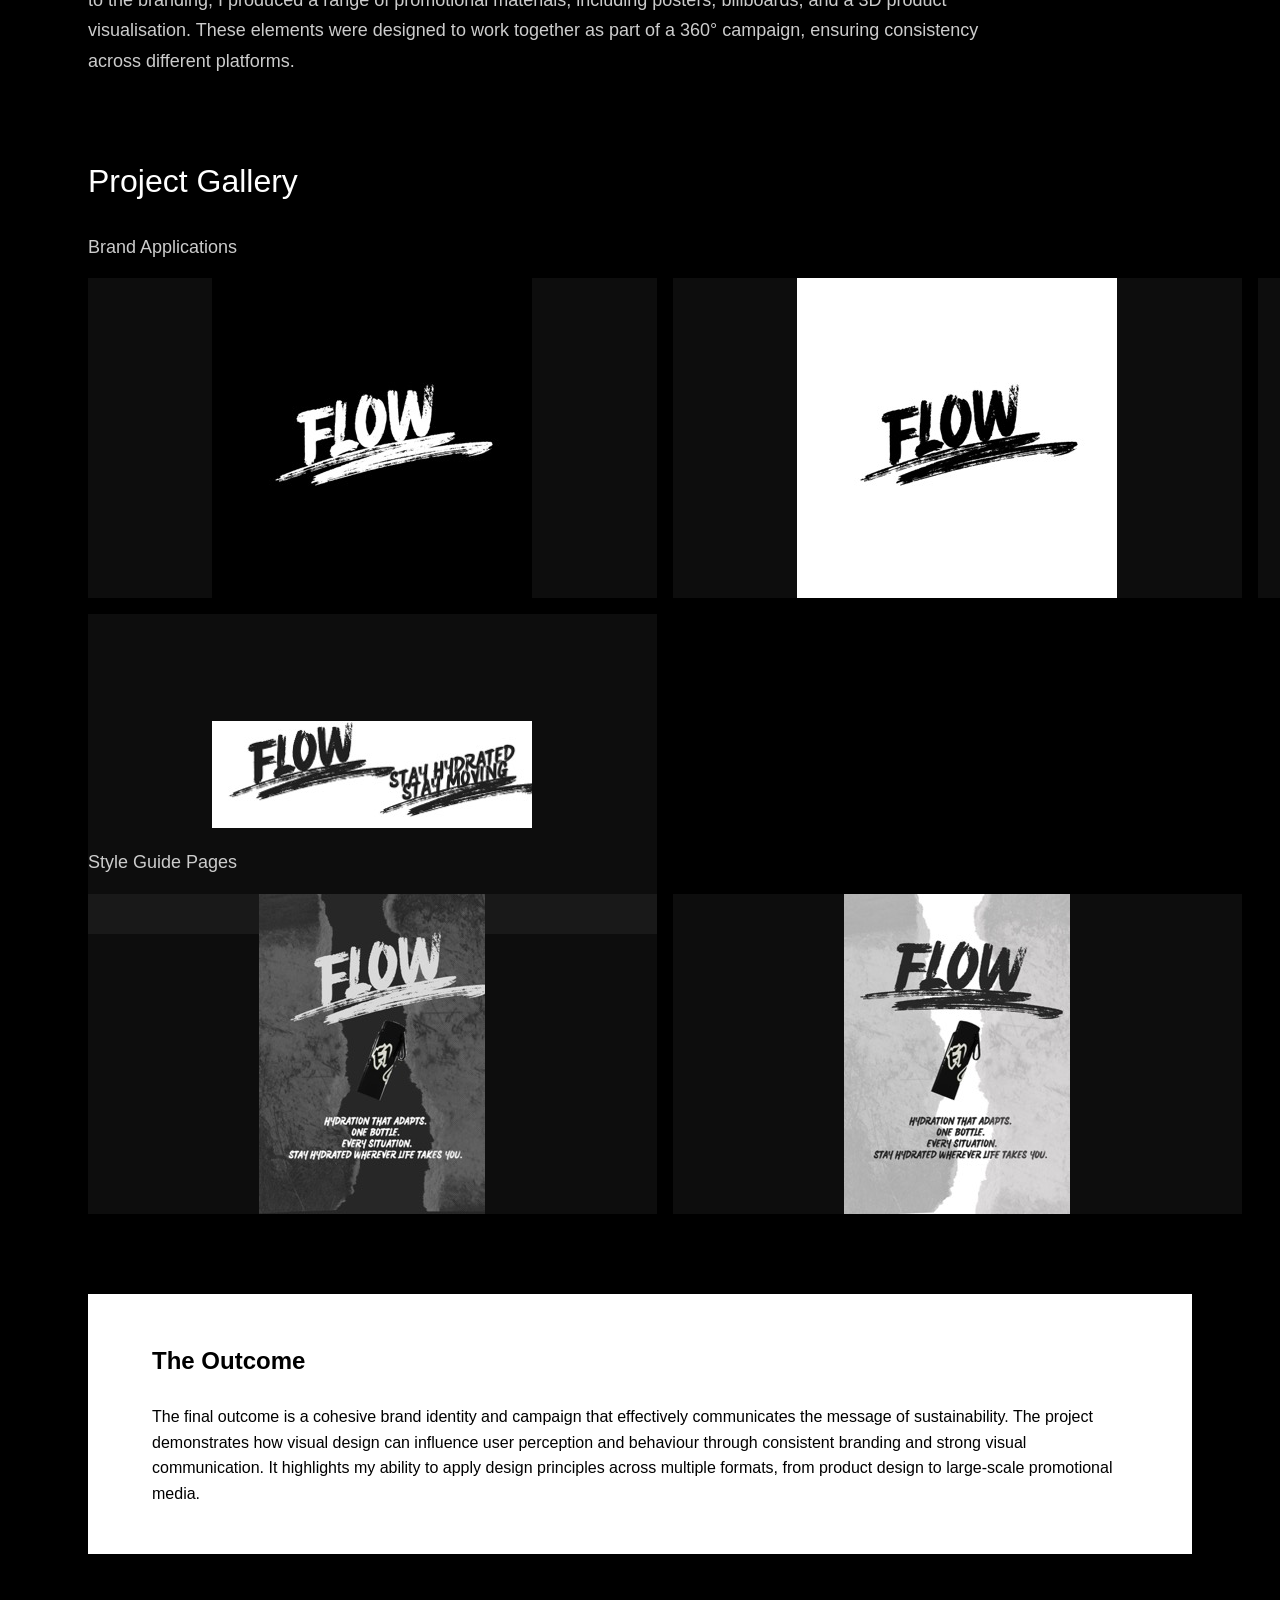
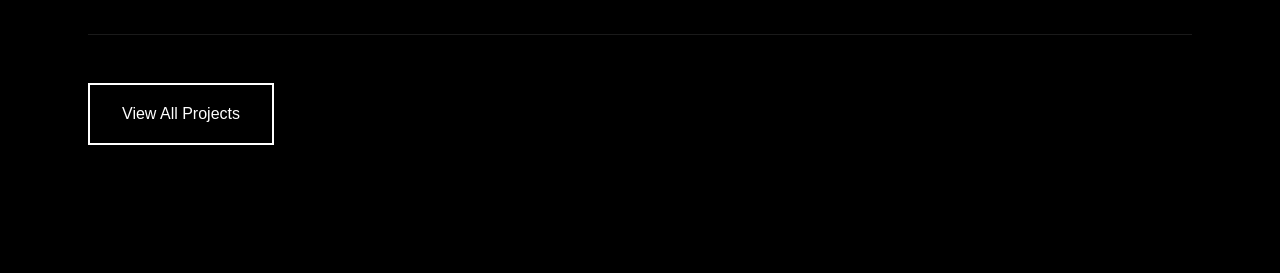
<file: project-poster.html>
<!DOCTYPE html>
<html lang="en">
<head>
    <meta charset="UTF-8">
    <meta name="viewport" content="width=device-width, initial-scale=1.0">
    <title>Poster Campaign - Portfolio</title>
    <link rel="stylesheet" href="styles.css">
</head>
<body>
    <!-- Navigation -->
   <nav class="nav">
    <div class="nav-container">
        <a href="index.html" class="nav-logo">Portfolio</a>
        <div class="nav-links">
            <a href="index.html#about">About</a>
            <a href="index.html#skills">Skills</a>
            <a href="index.html#portfolio">Work</a>
            <a href="cv.html">CV</a>
            <a href="index.html#contact">Contact</a>
        </div>
    </div>
</nav>


    <div class="project-detail">
        <!-- Back Link -->
        <div class="container">
            <a href="index.html#portfolio" class="back-link">← Back to Portfolio</a>
        </div>

        <!-- Hero Image -->
<div class="project-hero">
    <img src="6.png" alt="Project Hero Image">
</div>
        <!-- Project Content -->
        <div class="container project-content">
            <!-- Header -->
            <div class="project-header">
                <div>
                    <h1 class="project-title">Flow – Brand Identity & Campaign Design</h1>
                    <p class="project-description">
Flow is a brand identity and promotional campaign project centred around a reusable water bottle designed to promote sustainable hydration. The project explores how branding, product design, and marketing visuals can work together to influence consumer behaviour and encourage environmentally friendly habits.                    </p>
                </div>
                <div class="project-meta">
                    <div class="meta-item">
                        <p>Year</p>
                        <p>2026</p>
                    </div>
                    <div class="meta-item">
                        <p>Role</p>
                        <p>Brand Designer & Visual Creator (Individual Project)</p>
                    </div>
                </div>
            </div>

            <!-- Challenge -->
            <div class="project-section">
                <h2>The Challenge</h2>
                <p>
The challenge was to create a strong and visually engaging brand identity that communicates sustainability while still appealing to a modern audience. The brand needed to stand out in a competitive market and clearly express its purpose through both product design and promotional materials.                </p>
            </div>

            <!-- Solution -->
            <div class="project-section">
                <h2>The Solution</h2>
                <p>
To address this, I developed a cohesive brand identity using a clean and modern visual style. I designed the logo, selected a consistent colour palette, and created typography that reflects simplicity and clarity.

In addition to the branding, I produced a range of promotional materials, including posters, billboards, and a 3D product visualisation. These elements were designed to work together as part of a 360° campaign, ensuring consistency across different platforms.                </p>
            </div>

            <!-- Gallery -->
<div class="project-section">
    <h2>Project Gallery</h2>

    <div class="gallery-group">
        <p class="gallery-label">Brand Applications</p>
        <div class="gallery-grid cols-3">
            <div class="gallery-item">
                <img src="6 Small.jpeg" alt="Brand Application 1">
            </div>
            <div class="gallery-item">
                <img src="7 Small.jpeg" alt="Brand Application 2">
            </div>
            <div class="gallery-item">
                <img src="flow billboard Small.jpeg" alt="Brand Application 3">
            </div>
            <div class="gallery-item">
                <img src="flow billboard (1) Small.jpeg" alt="Brand Application 4">
            </div>
        </div>
    </div>

    <div class="gallery-group">
        <p class="gallery-label">Style Guide Pages</p>
        <div class="gallery-grid cols-2">
            <div class="gallery-item">
                <img src="1 Small.jpeg" alt="Style Guide Page 1">
            </div>
            <div class="gallery-item">
                <img src="2 Small.jpeg" alt="Style Guide Page 2">
            </div>
        </div>
    </div>
</div>

            <!-- Outcome -->
            <div class="outcome-box">
                <h2>The Outcome</h2>
                <p>
The final outcome is a cohesive brand identity and campaign that effectively communicates the message of sustainability. The project demonstrates how visual design can influence user perception and behaviour through consistent branding and strong visual communication.

It highlights my ability to apply design principles across multiple formats, from product design to large-scale promotional media.                </p>
            </div>

            <!-- Navigation -->
            <div class="project-nav">
                <a href="index.html#portfolio" class="btn-primary">View All Projects</a>
            </div>
        </div>
    </div>

    <script src="script.js"></script>
</body>
</html>
</file>
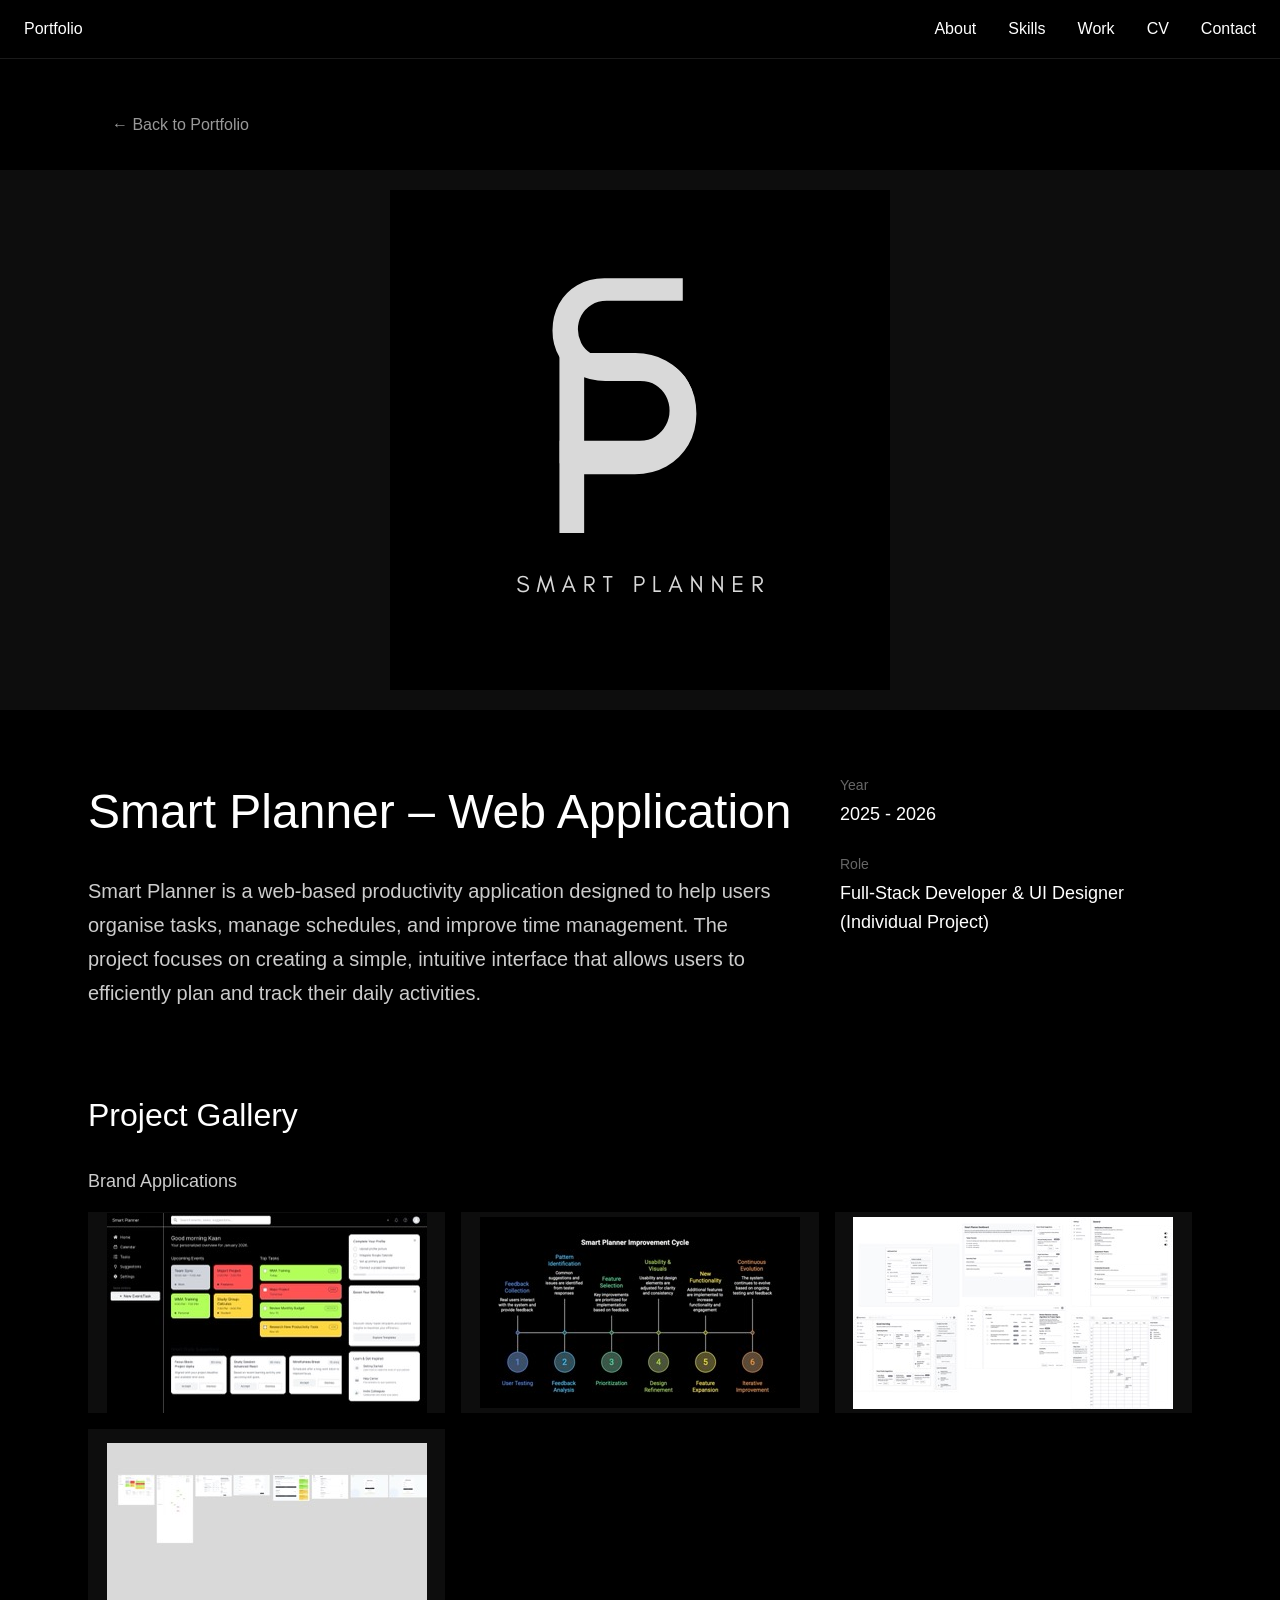
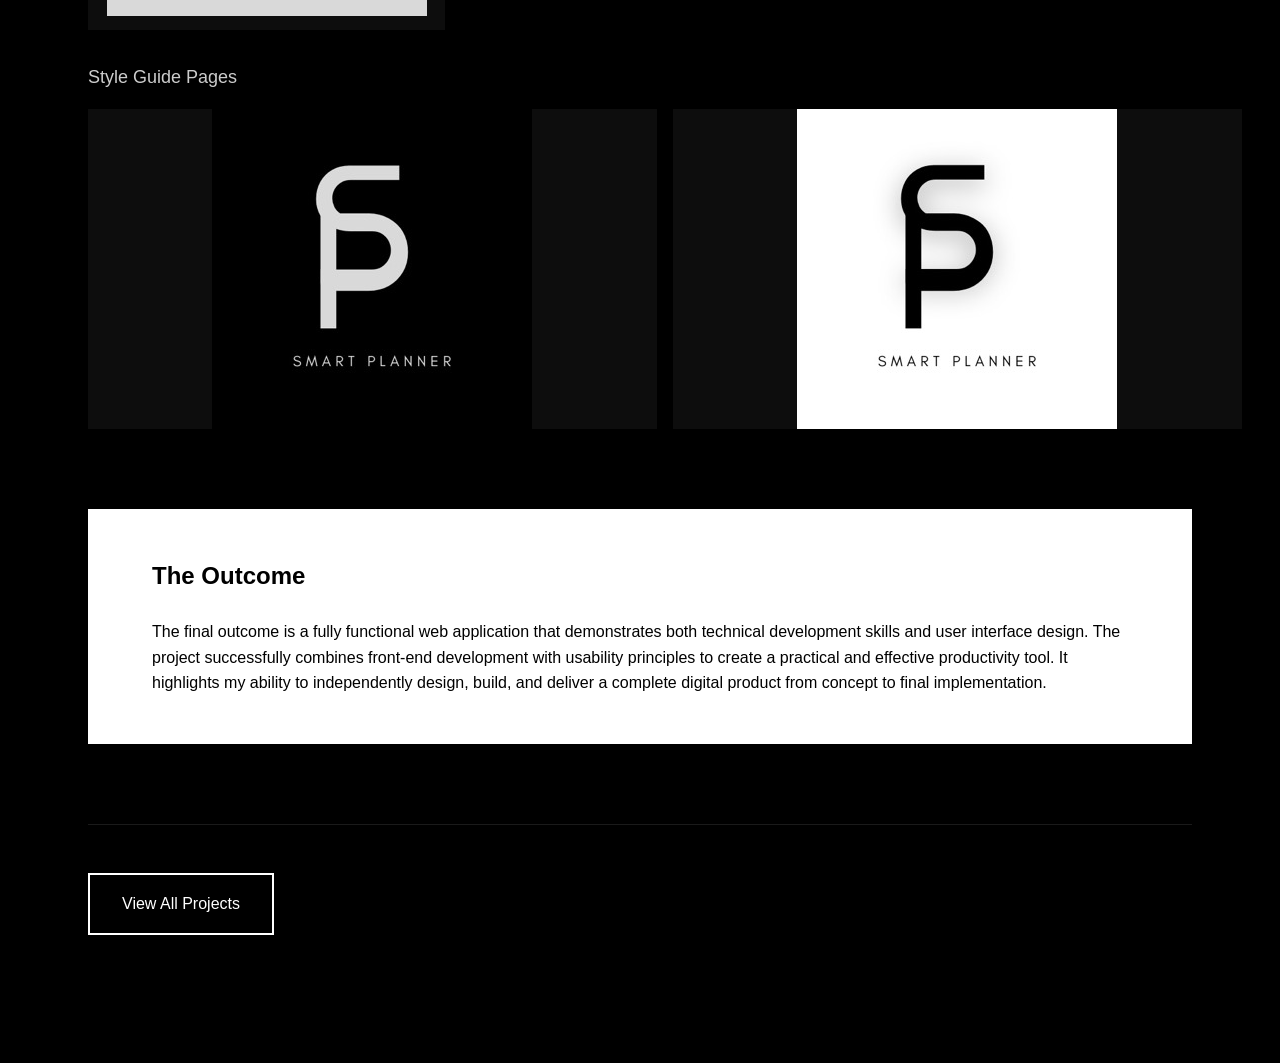
<file: project-ui-app.html>
<!DOCTYPE html>
<html lang="en">
<head>
    <meta charset="UTF-8">
    <meta name="viewport" content="width=device-width, initial-scale=1.0">
    <title>UI App Concept - Portfolio</title>
    <link rel="stylesheet" href="styles.css">
</head>
<body>
    <!-- Navigation -->
    <nav class="nav">
    <div class="nav-container">
        <a href="index.html" class="nav-logo">Portfolio</a>
        <div class="nav-links">
            <a href="index.html#about">About</a>
            <a href="index.html#skills">Skills</a>
            <a href="index.html#portfolio">Work</a>
            <a href="cv.html">CV</a>
            <a href="index.html#contact">Contact</a>
        </div>
    </div>
</nav>

    <div class="project-detail">
        <!-- Back Link -->
        <div class="container">
            <a href="index.html#portfolio" class="back-link">← Back to Portfolio</a>
        </div>

        <!-- Hero Image -->
<div class="project-hero">
    <img src="smart planner dark logo.png" alt="Project Hero Image">
</div>

        <!-- Project Content -->
        <div class="container project-content">
            <!-- Header -->
            <div class="project-header">
                <div>
                    <h1 class="project-title">Smart Planner – Web Application</h1>
                    <p class="project-description">
Smart Planner is a web-based productivity application designed to help users organise tasks, manage schedules, and improve time management. The project focuses on creating a simple, intuitive interface that allows users to efficiently plan and track their daily activities.                    </p>
                </div>
                <div class="project-meta">
                    <div class="meta-item">
                        <p>Year</p>
                        <p>2025 - 2026</p>
                    </div>
                    <div class="meta-item">
                        <p>Role</p>
                        <p>Full-Stack Developer & UI Designer (Individual Project)</p>
                    </div>
                </div>
            </div>

            <!-- Gallery -->
<div class="project-section">
    <h2>Project Gallery</h2>

    <div class="gallery-group">
        <p class="gallery-label">Brand Applications</p>
        <div class="gallery-grid cols-3">
            <div class="gallery-item">
                <img src="Home_Dashboard night design(Desktop) Small.jpeg" alt="Brand Application 1">
            </div>
            <div class="gallery-item">
                <img src="flow explanation.jpeg" alt="Brand Application 2">
            </div>
            <div class="gallery-item">
                <img src="Group 1 Small.jpeg" alt="Brand Application 3">
            </div>
            <div class="gallery-item">
                <img src="Group 2 Small.jpeg" alt="Brand Application 4">
            </div>
        </div>
    </div>

    <div class="gallery-group">
        <p class="gallery-label">Style Guide Pages</p>
        <div class="gallery-grid cols-2">
            <div class="gallery-item">
                <img src="smart planner dark logo Small.jpeg" alt="Style Guide Page 1">
            </div>
            <div class="gallery-item">
                <img src="smart planner white logo Small.jpeg" alt="Style Guide Page 2">
            </div>
        </div>
    </div>
</div>
            <!-- Outcome -->
            <div class="outcome-box">
                <h2>The Outcome</h2>
                <p>
The final outcome is a fully functional web application that demonstrates both technical development skills and user interface design. The project successfully combines front-end development with usability principles to create a practical and effective productivity tool.

It highlights my ability to independently design, build, and deliver a complete digital product from concept to final implementation.                </p>
            </div>

            <!-- Navigation -->
            <div class="project-nav">
                <a href="index.html#portfolio" class="btn-primary">View All Projects</a>
            </div>
        </div>
    </div>

    <script src="script.js"></script>
</body>
</html>
</file>
<file: styles.css>
* {
    margin: 0;
    padding: 0;
    box-sizing: border-box;
}

body {
    font-family: -apple-system, BlinkMacSystemFont, 'Segoe UI', 'Roboto', 'Oxygen', 'Ubuntu', 'Cantarell', sans-serif;
    line-height: 1.6;
    color: #fff;
    background-color: #000;
}

html {
    scroll-behavior: smooth;
}

/* Navigation */
.nav {
    position: fixed;
    top: 0;
    left: 0;
    right: 0;
    background-color: rgba(0, 0, 0, 0.9);
    backdrop-filter: blur(10px);
    z-index: 1000;
    border-bottom: 1px solid rgba(255, 255, 255, 0.1);
}

.nav-container {
    max-width: 1280px;
    margin: 0 auto;
    padding: 1rem 1.5rem;
    display: flex;
    justify-content: space-between;
    align-items: center;
}

.nav-logo {
    color: #fff;
    text-decoration: none;
    font-weight: 500;
    font-size: 1rem;
}

.nav-links {
    display: flex;
    gap: 2rem;
}

.nav-links a {
    color: #fff;
    text-decoration: none;
    transition: color 0.3s;
}

.nav-links a:hover {
    color: #999;
}

/* Hero Section */
.hero {
    min-height: 100vh;
    display: flex;
    align-items: center;
    justify-content: center;
    padding: 1.5rem;
    text-align: center;
}

.hero-content {
    max-width: 1024px;
}

.hero-title {
    font-size: 4rem;
    margin-bottom: 1.5rem;
    font-weight: 500;
}

.hero-subtitle {
    font-size: 1.5rem;
    color: #999;
    margin-bottom: 2rem;
}

.hero-description {
    font-size: 1.125rem;
    color: #ccc;
    margin-bottom: 3rem;
    max-width: 672px;
    margin-left: auto;
    margin-right: auto;
    line-height: 1.7;
}

.btn-primary {
    display: inline-block;
    padding: 1rem 2rem;
    border: 2px solid #fff;
    color: #fff;
    text-decoration: none;
    transition: all 0.3s;
}

.btn-primary:hover {
    background-color: #fff;
    color: #000;
}

/* Container */
.container {
    max-width: 1152px;
    margin: 0 auto;
    padding: 0 1.5rem;
}

.container-small {
    max-width: 896px;
    margin: 0 auto;
    padding: 0 1.5rem;
}

/* About Section */
.about {
    padding: 8rem 1.5rem;
    background-color: #fff;
    color: #000;
}

.about-grid {
    display: grid;
    grid-template-columns: 1fr 1fr;
    gap: 4rem;
    align-items: center;
}

.about-image {
    aspect-ratio: 1;
    background-color: rgba(0, 0, 0, 0.05);
    display: flex;
    align-items: center;
    justify-content: center;
}

.placeholder-image {
    width: 75%;
    height: 75%;
    background-color: rgba(0, 0, 0, 0.1);
}

.about-text h2 {
    font-size: 2.5rem;
    margin-bottom: 2rem;
    font-weight: 500;
}

.about-text p {
    font-size: 1.125rem;
    line-height: 1.7;
    color: #444;
}

/* Skills Section */
.skills {
    padding: 8rem 1.5rem;
    background-color: #000;
}

.section-title {
    font-size: 2.5rem;
    text-align: center;
    margin-bottom: 4rem;
    font-weight: 500;
}

.skills-grid {
    display: grid;
    grid-template-columns: repeat(3, 1fr);
    gap: 2rem;
}

.skill-card {
    background-color: #fff;
    color: #000;
    padding: 2rem;
    transition: transform 0.3s;
}

.skill-card:hover {
    transform: scale(1.05);
}

.skill-card h3 {
    font-size: 1.5rem;
    margin-bottom: 1.5rem;
    font-weight: 500;
}

.skill-card ul {
    list-style: none;
}

.skill-card li {
    padding: 0.75rem 0;
    color: #444;
}

/* Portfolio Section */
.portfolio {
    padding: 8rem 1.5rem;
    background-color: #fff;
    color: #000;
}

.portfolio-grid {
    display: grid;
    grid-template-columns: repeat(2, 1fr);
    gap: 2rem;
}

.project-card {
    cursor: pointer;
}

.project-image {
    aspect-ratio: 16/9;
    background-color: rgba(0, 0, 0, 0.05);
    margin-bottom: 1rem;
    display: flex;
    align-items: center;
    justify-content: center;
    overflow: hidden;
}

.project-card:hover .placeholder-image {
    transform: scale(1.1);
}

.project-image .placeholder-image {
    width: 66.666%;
    height: 66.666%;
    background-color: rgba(0, 0, 0, 0.1);
    transition: transform 0.5s;
}

.project-card h3 {
    font-size: 1.5rem;
    margin-bottom: 0.75rem;
    font-weight: 500;
}

.project-card p {
    color: #444;
    margin-bottom: 1rem;
    line-height: 1.6;
}

.btn-secondary {
    display: inline-block;
    padding: 0.5rem 1.5rem;
    border: 2px solid #000;
    color: #000;
    text-decoration: none;
    transition: all 0.3s;
}

.btn-secondary:hover {
    background-color: #000;
    color: #fff;
}

/* Brand Section */
.brand {
    padding: 8rem 1.5rem;
    background-color: #000;
}

.brand-description {
    font-size: 1.125rem;
    text-align: center;
    color: #ccc;
    margin-bottom: 4rem;
    max-width: 768px;
    margin-left: auto;
    margin-right: auto;
    line-height: 1.7;
}

.brand-grid {
    display: grid;
    grid-template-columns: repeat(2, 1fr);
    gap: 3rem;
    align-items: center;
}

.brand-palette h3,
.brand-typography h3 {
    font-size: 1.5rem;
    margin-bottom: 1.5rem;
    font-weight: 500;
}

.palette-grid {
    display: flex;
    gap: 1rem;
}

.color-box {
    flex: 1;
    aspect-ratio: 1;
    display: flex;
    align-items: center;
    justify-content: center;
    border: 1px solid rgba(255, 255, 255, 0.2);
}

.color-black {
    background-color: #000;
}

.color-white {
    background-color: #fff;
    border-color: rgba(0, 0, 0, 0.2);
}

.color-box span {
    font-size: 0.75rem;
}

.color-white span {
    color: #000;
}

.typography-display {
    font-size: 2.5rem;
    margin-bottom: 1rem;
}

.typography-name {
    font-size: 1.5rem;
    color: #999;
    margin-bottom: 0.5rem;
}

.typography-desc {
    font-size: 0.875rem;
    color: #666;
}

/* Statement Section */
.statement {
    padding: 8rem 1.5rem;
    background-color: #fff;
    color: #000;
    text-align: center;
}

.statement h2 {
    margin-bottom: 3rem;
}

.statement p {
    font-size: 1.125rem;
    line-height: 1.7;
    color: #444;
}

/* Contact Section */
.contact {
    padding: 8rem 1.5rem;
    background-color: #000;
}

.contact-info {
    text-align: center;
    margin-bottom: 3rem;
}

.contact-info p {
    color: #999;
    margin-bottom: 1rem;
}

.contact-info span {
    color: #fff;
}

.contact-form {
    display: flex;
    flex-direction: column;
    gap: 1.5rem;
}

.form-group {
    display: flex;
    flex-direction: column;
}

.form-group label {
    margin-bottom: 0.5rem;
    font-weight: 500;
}

.form-group input,
.form-group textarea {
    padding: 0.75rem 1rem;
    background-color: transparent;
    border: 2px solid rgba(255, 255, 255, 0.3);
    color: #fff;
    font-family: inherit;
    font-size: 1rem;
    transition: border-color 0.3s;
}

.form-group input:focus,
.form-group textarea:focus {
    outline: none;
    border-color: #fff;
}

.form-group textarea {
    resize: none;
}

.btn-submit {
    padding: 1rem 2rem;
    background-color: #fff;
    color: #000;
    border: none;
    cursor: pointer;
    font-size: 1rem;
    font-weight: 500;
    transition: background-color 0.3s;
}

.btn-submit:hover {
    background-color: #ccc;
}

/* Footer */
.footer {
    padding: 3rem 1.5rem;
    border-top: 1px solid rgba(255, 255, 255, 0.1);
    text-align: center;
}

.social-links {
    display: flex;
    justify-content: center;
    gap: 2rem;
    margin-bottom: 1.5rem;
}

.social-icon {
    width: 40px;
    height: 40px;
    border: 1px solid rgba(255, 255, 255, 0.3);
    display: flex;
    align-items: center;
    justify-content: center;
    color: #fff;
    text-decoration: none;
    font-size: 0.75rem;
    transition: all 0.3s;
}

.social-icon:hover {
    background-color: #fff;
    color: #000;
}

.copyright {
    color: #666;
    font-size: 0.875rem;
}

/* Project Detail Styles */
.project-detail {
    padding-top: 5rem;
}

.back-link {
    display: inline-flex;
    align-items: center;
    gap: 0.5rem;
    color: #999;
    text-decoration: none;
    padding: 2rem 1.5rem;
    transition: color 0.3s;
}

.back-link:hover {
    color: #fff;
}

.project-hero {
    width: 100%;
    height: 60vh;
    background-color: rgba(255, 255, 255, 0.05);
    display: flex;
    align-items: center;
    justify-content: center;
    margin-bottom: 4rem;
}

.project-hero .placeholder-image {
    width: 66.666%;
    height: 66.666%;
    background-color: rgba(255, 255, 255, 0.1);
}

.project-content {
    padding-bottom: 8rem;
}

.project-header {
    display: grid;
    grid-template-columns: 2fr 1fr;
    gap: 3rem;
    margin-bottom: 5rem;
}

.project-title {
    font-size: 3rem;
    margin-bottom: 1.5rem;
    font-weight: 500;
}

.project-description {
    font-size: 1.25rem;
    color: #ccc;
    line-height: 1.7;
}

.project-meta {
    display: flex;
    flex-direction: column;
    gap: 1.5rem;
}

.meta-item p:first-child {
    color: #666;
    font-size: 0.875rem;
    margin-bottom: 0.25rem;
}

.meta-item p:last-child {
    font-size: 1.125rem;
}

.project-section {
    margin-bottom: 5rem;
}

.project-section h2 {
    font-size: 2rem;
    margin-bottom: 1.5rem;
    font-weight: 500;
}

.project-section p {
    font-size: 1.125rem;
    color: #ccc;
    line-height: 1.7;
    max-width: 896px;
}

.gallery-group {
    margin-bottom: 2rem;
}

.gallery-label {
    color: #999;
    margin-bottom: 1rem;
}

.gallery-grid {
    display: grid;
    gap: 1rem;
}

.gallery-grid.cols-2 {
    grid-template-columns: repeat(2, 1fr);
}

.gallery-grid.cols-3 {
    grid-template-columns: repeat(3, 1fr);
}

.gallery-item {
    aspect-ratio: 16/9;
    background-color: rgba(255, 255, 255, 0.05);
    display: flex;
    align-items: center;
    justify-content: center;
}

.gallery-item .placeholder-image {
    width: 66.666%;
    height: 66.666%;
    background-color: rgba(255, 255, 255, 0.1);
}

.outcome-box {
    background-color: #fff;
    color: #000;
    padding: 3rem 4rem;
}

.outcome-box h2 {
    margin-bottom: 1.5rem;
}

.outcome-box p {
    color: #000;
}

.project-nav {
    margin-top: 5rem;
    padding-top: 3rem;
    border-top: 1px solid rgba(255, 255, 255, 0.1);
}

/* Responsive Design */
@media (max-width: 768px) {
    .nav-links {
        gap: 1rem;
    }

    .hero-title {
        font-size: 2.5rem;
    }

    .hero-subtitle {
        font-size: 1.25rem;
    }

    .about-grid,
    .brand-grid,
    .project-header {
        grid-template-columns: 1fr;
    }

    .skills-grid,
    .portfolio-grid {
        grid-template-columns: 1fr;
    }

    .section-title {
        font-size: 2rem;
    }

    .project-title {
        font-size: 2rem;
    }

    .gallery-grid.cols-3,
    .gallery-grid.cols-2 {
        grid-template-columns: 1fr;
    }

    .outcome-box {
        padding: 2rem;
    }
}
</file>
